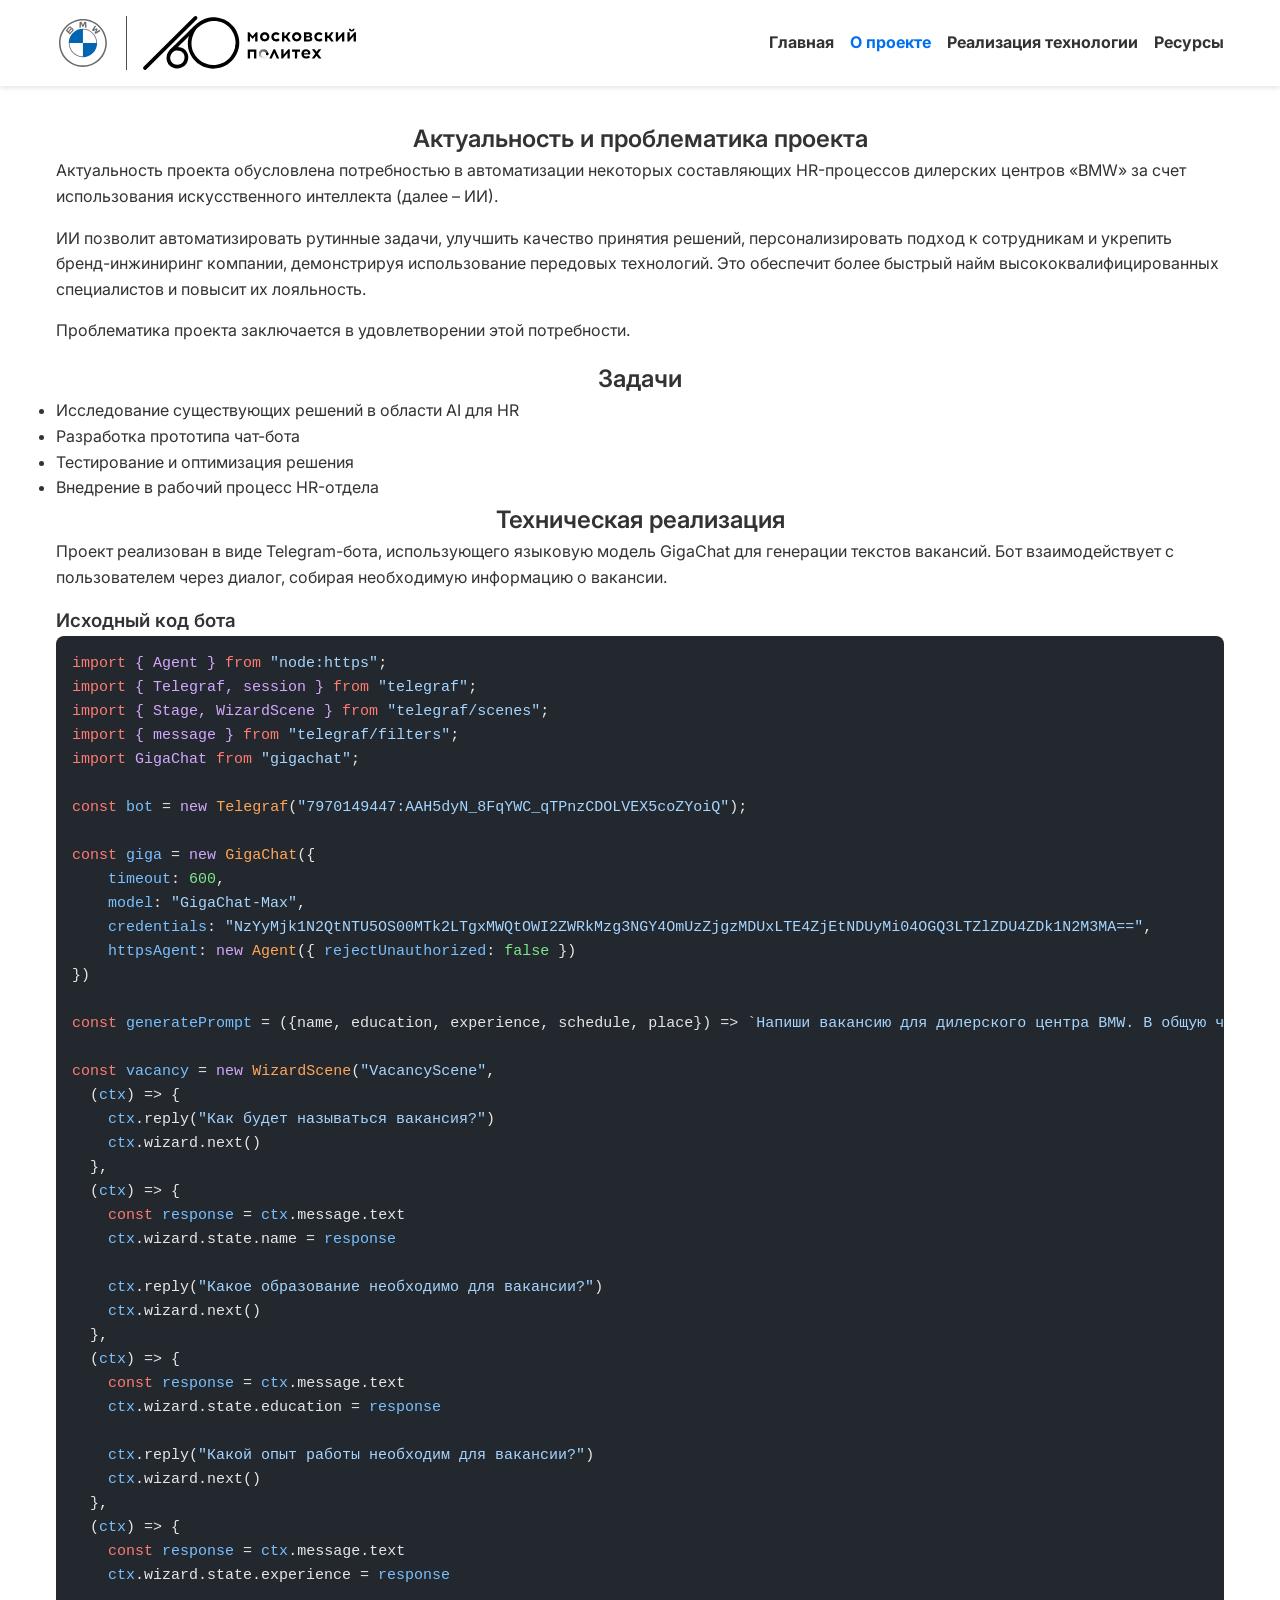
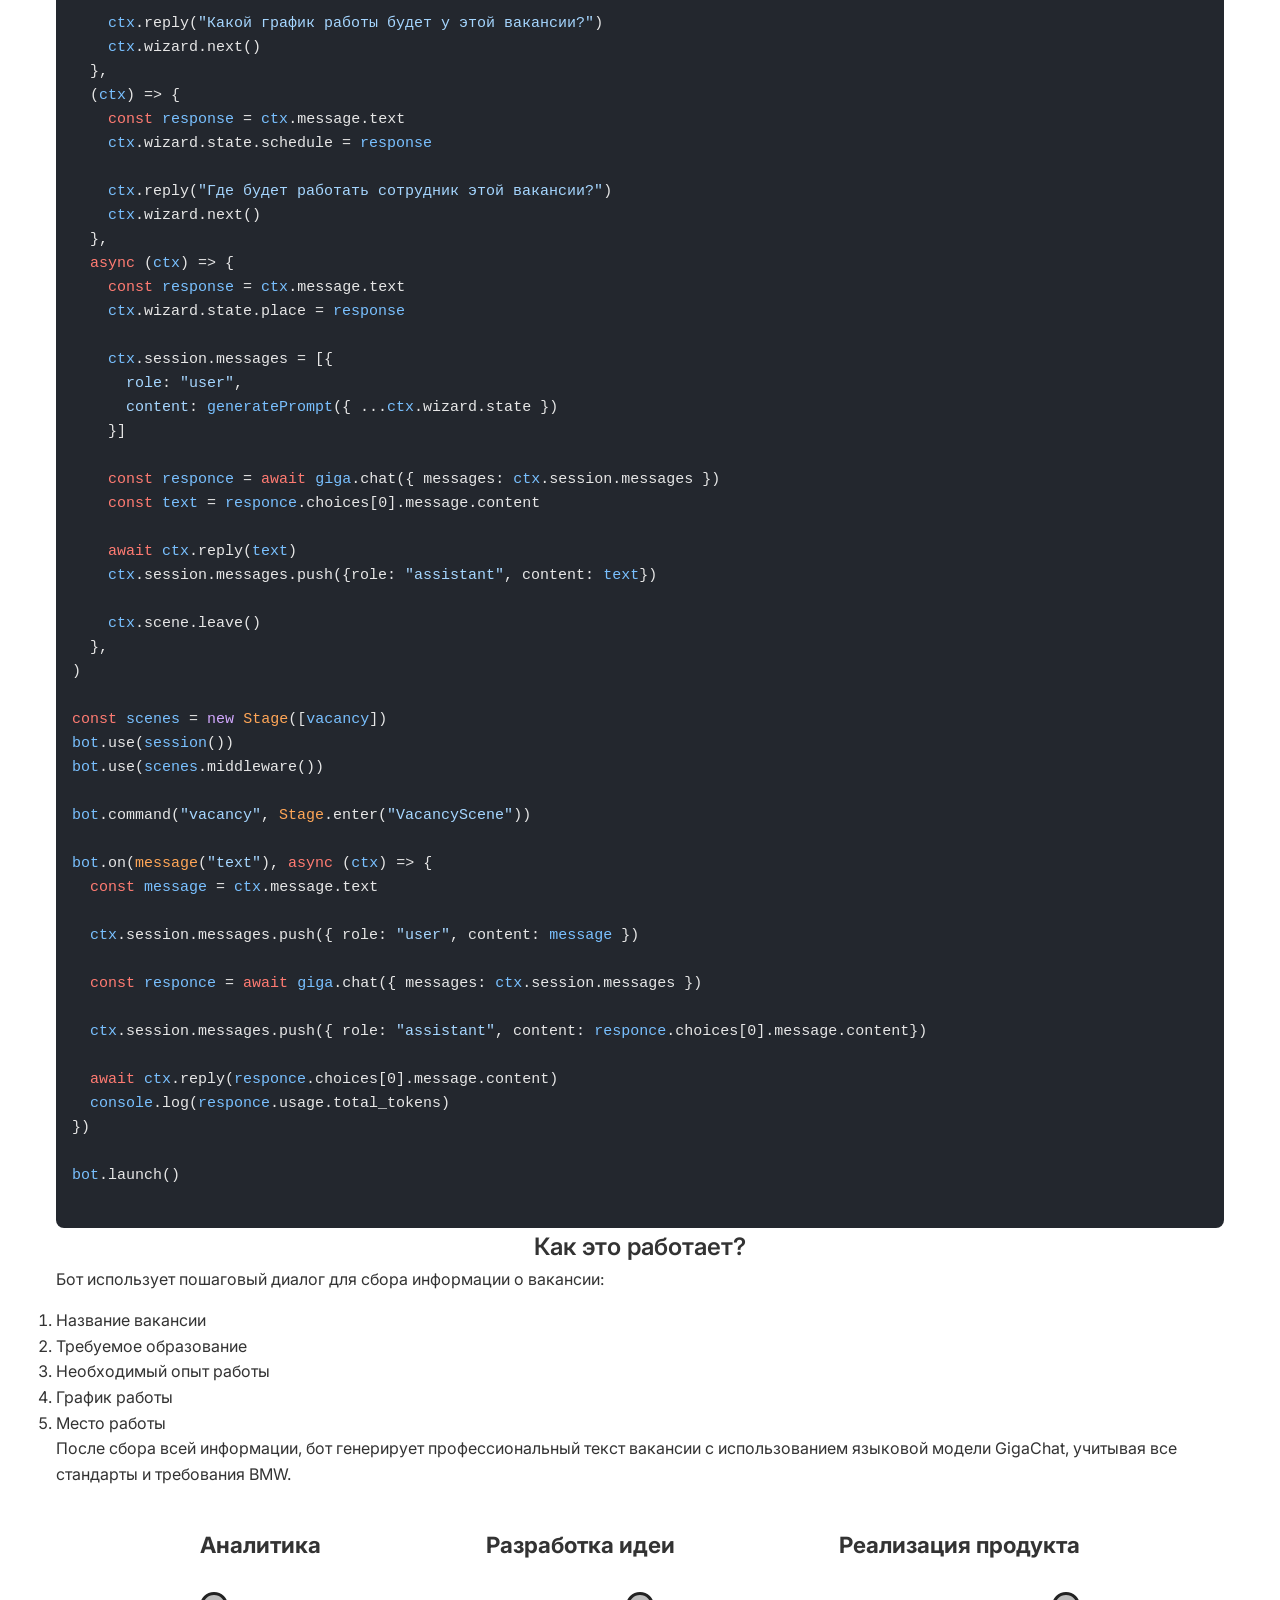
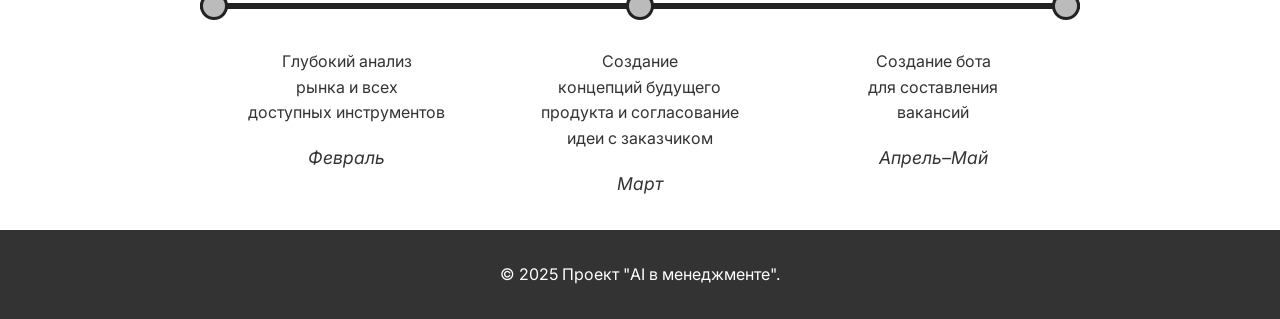
<file: site/about.html>
<!DOCTYPE html>
<html lang="ru">
<head>
    <meta charset="UTF-8">
    <meta name="viewport" content="width=device-width, initial-scale=1.0">
    <title>AI в менеджменте | О проекте</title>
    <link rel="stylesheet" href="styles.css">
</head>
<body>
    <header>
        <div class="width-container flex header_main">
            <div class="logo-container">
                <a class="flex" href="https://www.bmw.com" target="_blank">
                    <svg xmlns="http://www.w3.org/2000/svg" width="54" height="54" fill="none">
                        <path fill="#6a6d6d" fill-rule="evenodd" clip-rule="evenodd"
                            d="M3 26.94C3 13.72 13.72 3 26.94 3c13.223 0 23.942 10.72 23.942 23.94 0 13.223-10.72 23.942-23.941 23.942C13.719 50.882 3 40.162 3 26.94Zm23.94 22.385c12.364 0 22.385-10.022 22.385-22.384S39.303 4.557 26.94 4.557 4.557 14.579 4.557 26.941s10.02 22.384 22.384 22.384Z" />
                        <path fill="#6a6d6d" fill-rule="evenodd" clip-rule="evenodd"
                            d="M26.941 13.522v-.779c7.84 0 14.198 6.357 14.198 14.198h-.779c0-7.4-6.02-13.42-13.419-13.42ZM13.523 26.94c0 7.4 6.02 13.419 13.418 13.419v.778c-7.84 0-14.197-6.357-14.197-14.197h.779Z" />
                        <path fill="#6a6d6d"
                            d="M38.543 16.783c.325.35.794.912 1.057 1.254l4.848-3.077a32.175 32.175 0 0 0-.916-1.137l-3.07 2.03-.21.18.156-.228 1.356-2.706-.959-.958-2.707 1.355-.228.157.182-.21 2.031-3.069a29.59 29.59 0 0 0-1.139-.92l-3.077 4.843c.39.3.904.74 1.232 1.04l2.897-1.503.186-.136-.137.185-1.502 2.9ZM27.543 10.645l1.324-2.968.085-.263-.024.275.14 3.965c.464.043.944.108 1.417.187l-.216-5.873a29.402 29.402 0 0 0-1.979-.153l-1.305 3.239-.046.24-.047-.24-1.303-3.239a29.4 29.4 0 0 0-1.98.153l-.215 5.873a21.04 21.04 0 0 1 1.418-.187l.14-3.965-.025-.275.085.263 1.325 2.968h1.206Z" />
                        <path fill="#6a6d6d" fill-rule="evenodd" clip-rule="evenodd"
                            d="M16.83 15.325c.765-.807 1.199-1.739.433-2.628-.417-.483-1.116-.589-1.696-.35l-.058.022.018-.05c.086-.23.141-.962-.482-1.468a1.442 1.442 0 0 0-1.072-.298c-.719.073-1.272.564-2.778 2.244a36.357 36.357 0 0 0-1.513 1.824l4.137 3.924c1.083-1.2 1.66-1.803 2.388-2.566l.623-.654Zm-5.399-.96c.834-1.02 1.719-1.944 2.12-2.31.127-.115.265-.23.432-.276.272-.074.552.118.615.397.064.28-.112.546-.308.766-.44.497-2.056 2.187-2.056 2.187l-.803-.764Zm3.708-.659c-.514.532-2.088 2.196-2.088 2.196l.84.795 2.085-2.232c.16-.173.355-.4.407-.638a.49.49 0 0 0-.21-.518c-.178-.118-.377-.1-.558-.011-.141.069-.272.197-.476.408Z" />
                        <path fill="#0066B1"
                            d="M26.941 12.743v14.198H12.744c0-7.846 6.351-14.197 14.197-14.197ZM41.139 26.94c0 7.847-6.352 14.198-14.198 14.198V26.941H41.14Z" />
                    </svg>
                </a>
                <a class="flex" href="https://mospolytech.ru" target="_blank">
                    <svg xmlns="http://www.w3.org/2000/svg" version="1.2" viewBox="0 0 580 147" height="54">
                        <path
                            d="m5.2 146.8c-1.3 0-2.6-0.5-3.5-1.5-1.9-2-1.9-5.1 0-7.1l137.8-136.7c2-1.9 5.1-1.9 7.1 0 1.9 2 1.9 5.1 0 7.1l-137.9 136.8c-0.9 0.9-2.2 1.4-3.5 1.4z" />
                        <path
                            d="m190.2 143.3c-24.7 0-48.4-14.5-60.3-36.9-12.6-23.7-10.1-51.6 6.9-76.6 1.5-2.3 4.7-2.9 6.9-1.3 2.3 1.5 2.9 4.7 1.3 6.9-14.8 21.8-17.1 46-6.3 66.3 10.2 19.2 30.3 31.6 51.3 31.6 19.9-0.3 35.8-7.5 47.4-21.2 8.9-10.5 13.5-23.5 14.1-31.7 0.2-2.8 2.6-4.8 5.3-4.6 2.8 0.2 4.8 2.6 4.6 5.3-0.6 9.1-5.3 24.3-16.4 37.4-9.1 11.1-26.2 24.3-54.8 24.8z" />
                        <path d="m305.4 69.3v-14.7l-7 8-7-8v14.7h-6.3v-24.9h4.1l9.2 10.7 9.2-10.7h4.1v24.9z" />
                        <path
                            d="m344.2 56.8c0 7.1-5.7 12.8-12.8 12.8-7.1 0-12.8-5.7-12.8-12.8 0-7.1 5.7-12.8 12.8-12.8 7 0 12.8 5.7 12.8 12.8zm-19.2 0c0 4.1 3.1 6.6 6.4 6.6 3.3 0 6.4-2.5 6.4-6.6 0-4.1-3.1-6.7-6.4-6.7-3.4 0-6.4 2.6-6.4 6.7z" />
                        <path
                            d="m372 48.6l-3.8 4.1c-2-1.9-3.8-2.5-6-2.5-3.3 0-6.4 2.5-6.4 6.6 0 4.1 3.1 6.6 6.4 6.6 2.2 0 4-0.6 6-2.5l3.8 4.1c-2.3 2.8-5.9 4.6-9.8 4.6-7.1 0-12.8-5.7-12.8-12.8 0-7.1 5.7-12.8 12.8-12.8 3.9 0 7.5 1.8 9.8 4.6z" />
                        <path
                            d="m384.8 69.3h-6.3v-24.9h6.3v9.1h3.7l6.6-9.1h7l-8.7 12.2 9.1 12.8h-7.1l-7-9.7h-3.7v9.6z" />
                        <path
                            d="m431.3 56.8c0 7.1-5.7 12.8-12.8 12.8-7.1 0-12.8-5.7-12.8-12.8 0-7.1 5.7-12.8 12.8-12.8 7.1 0 12.8 5.7 12.8 12.8zm-19.2 0c0 4.1 3.1 6.6 6.4 6.6 3.3 0 6.4-2.5 6.4-6.6 0-4.1-3.1-6.7-6.4-6.7-3.3 0-6.4 2.6-6.4 6.7z" />
                        <path
                            d="m451.3 44.3c5.9 0 8.6 2.5 8.6 6.8 0 2.3-0.9 4.3-3.4 5.1 3 0.7 4.5 2.8 4.5 5.6 0 5.3-2.9 7.4-9.7 7.4h-13.1v-24.9zm-6.7 9.9h6.4c1.8-0.1 2.6-0.9 2.6-2.2 0-1.3-0.8-2.2-2.7-2.2h-6.3zm6.9 9.7c2.4 0 3.2-1.1 3.2-2.6 0-1.4-0.8-2.5-3.1-2.5h-7v5.1z" />
                        <path
                            d="m488.9 48.6l-3.8 4.1c-2-1.9-3.8-2.5-6-2.5-3.3 0-6.4 2.5-6.4 6.6 0 4.1 3.1 6.6 6.4 6.6 2.2 0 4-0.6 6-2.5l3.8 4.1c-2.3 2.8-5.9 4.6-9.8 4.6-7.1 0-12.8-5.7-12.8-12.8 0-7.1 5.7-12.8 12.8-12.8 3.9 0 7.4 1.8 9.8 4.6z" />
                        <path
                            d="m501.7 69.3h-6.3v-24.9h6.3v9.1h3.7l6.6-9.1h7l-8.7 12.2 9.1 12.8h-7.1l-7-9.7h-3.7v9.6z" />
                        <path d="m541.8 69.3v-14.7l-12.8 14.7h-4.1v-24.9h6.3v14.6l12.8-14.7h4.1v24.9h-6.3z" />
                        <path
                            d="m573.4 69.3v-14.7l-12.8 14.7h-4.1v-24.9h6.3v14.6l12.8-14.7h4.1v24.9h-6.3zm-13-34.7h4.4c0 1.8 1.5 3.2 3.4 3.2 1.9 0 3.5-1.4 3.5-3.2h4.3c0 4.4-3.5 7.6-7.8 7.6-4.4 0-7.8-3.2-7.8-7.6z" />
                        <path d="m302.3 115.7v-18.7h-10.9v18.8h-6.3v-24.9h23.5v24.9h-6.3z" />
                        <path fill-rule="evenodd" d="m335.8 103.5z" />
                        <path
                            d="m335.6 105.5c0.1 0 0.1 0 0.1-0.1 0-0.1 0-0.1-0.1-0.1-0.1 0-0.1 0-0.1 0.1-0.1 0.1 0 0.1 0.1 0.1z" />
                        <path
                            d="m334.8 107.4c0.1 0 0.2-0.1 0.2-0.2 0-0.1-0.1-0.2-0.2-0.2-0.1 0-0.2 0.1-0.2 0.2 0 0.1 0.1 0.2 0.2 0.2z" />
                        <path fill-rule="evenodd"
                            d="m333.7 109c-0.2 0-0.3-0.1-0.3-0.3 0-0.2 0.1-0.3 0.3-0.3 0.2 0 0.3 0.1 0.3 0.3 0 0.2-0.1 0.3-0.3 0.3z" />
                        <path d="m332.3 110.3q0.3 0 0.3-0.3 0-0.3-0.3-0.3-0.3 0-0.3 0.3c-0.1 0.1 0.1 0.3 0.3 0.3z" />
                        <path d="m330.6 111.1q0.3 0 0.3-0.3 0-0.3-0.3-0.3-0.3 0-0.3 0.3c-0.1 0.1 0.1 0.3 0.3 0.3z" />
                        <path d="m328.7 111.5q0.3 0 0.3-0.3 0-0.3-0.3-0.3-0.3 0-0.3 0.3c-0.1 0.1 0.1 0.3 0.3 0.3z" />
                        <path
                            d="m326.8 111.3c0.2 0 0.3-0.2 0.3-0.4 0-0.2-0.1-0.4-0.3-0.4-0.2 0-0.4 0.2-0.4 0.4 0 0.2 0.2 0.4 0.4 0.4z" />
                        <path
                            d="m325 110.8c0.2 0 0.4-0.2 0.4-0.4 0-0.2-0.2-0.4-0.4-0.4-0.2 0-0.4 0.2-0.4 0.4 0 0.2 0.1 0.4 0.4 0.4z" />
                        <path
                            d="m323.4 109.8c0.2 0 0.4-0.2 0.4-0.4 0-0.2-0.2-0.4-0.4-0.4-0.2 0-0.4 0.2-0.4 0.4 0 0.2 0.1 0.4 0.4 0.4z" />
                        <path
                            d="m322.1 108.5c0.3 0 0.5-0.2 0.5-0.5 0-0.3-0.2-0.5-0.5-0.5-0.3 0-0.5 0.2-0.5 0.5 0 0.3 0.2 0.5 0.5 0.5z" />
                        <path
                            d="m321.1 106.9c0.3 0 0.6-0.2 0.6-0.6 0-0.3-0.2-0.6-0.6-0.6-0.3 0-0.6 0.2-0.6 0.6 0.1 0.3 0.3 0.6 0.6 0.6z" />
                        <path
                            d="m320.7 105.1c0.3 0 0.6-0.3 0.6-0.6 0-0.3-0.3-0.6-0.6-0.6-0.3 0-0.6 0.3-0.6 0.6-0.1 0.3 0.2 0.6 0.6 0.6z" />
                        <path
                            d="m320.7 103.2c0.4 0 0.6-0.3 0.6-0.6 0-0.4-0.3-0.6-0.6-0.6-0.4 0-0.6 0.3-0.6 0.6 0 0.3 0.2 0.6 0.6 0.6z" />
                        <path fill-rule="evenodd"
                            d="m321.1 101.4c-0.4 0-0.7-0.3-0.7-0.7 0-0.4 0.3-0.7 0.7-0.7 0.4 0 0.7 0.3 0.7 0.7 0 0.4-0.3 0.7-0.7 0.7z" />
                        <path
                            d="m322.1 99.7c0.4 0 0.7-0.3 0.7-0.7 0-0.4-0.3-0.7-0.7-0.7-0.4 0-0.7 0.3-0.7 0.7-0.1 0.4 0.3 0.7 0.7 0.7z" />
                        <path
                            d="m323.4 98.4c0.4 0 0.8-0.3 0.8-0.8 0-0.5-0.3-0.8-0.8-0.8-0.4 0-0.8 0.3-0.8 0.8 0 0.5 0.3 0.8 0.8 0.8z" />
                        <path
                            d="m325 97.4c0.4 0 0.8-0.4 0.8-0.8 0-0.4-0.4-0.8-0.8-0.8-0.4 0-0.8 0.4-0.8 0.8 0 0.5 0.3 0.8 0.8 0.8z" />
                        <path
                            d="m326.8 96.9c0.5 0 0.8-0.4 0.8-0.8 0-0.5-0.4-0.8-0.8-0.8-0.5 0-0.8 0.4-0.8 0.8-0.1 0.4 0.3 0.8 0.8 0.8z" />
                        <path
                            d="m328.7 96.7c0.5 0 0.8-0.4 0.8-0.8 0-0.5-0.4-0.8-0.8-0.8-0.5 0-0.8 0.4-0.8 0.8-0.1 0.5 0.3 0.8 0.8 0.8z" />
                        <path
                            d="m330.6 97.1c0.5 0 0.9-0.4 0.9-0.9 0-0.5-0.4-0.8-0.9-0.8-0.5 0-0.9 0.4-0.9 0.9 0 0.4 0.4 0.8 0.9 0.8z" />
                        <path
                            d="m332.3 97.9c0.5 0 0.9-0.4 0.9-0.9 0-0.5-0.4-0.9-0.9-0.9-0.5 0-0.9 0.4-0.9 0.9 0 0.6 0.4 0.9 0.9 0.9z" />
                        <path
                            d="m333.7 99.2c0.5 0 0.9-0.4 0.9-0.9 0-0.5-0.4-0.9-0.9-0.9-0.5 0-0.9 0.4-0.9 0.9 0.1 0.5 0.4 0.9 0.9 0.9z" />
                        <path
                            d="m334.8 100.7c0.5 0 0.9-0.4 0.9-0.9 0-0.5-0.4-0.9-0.9-0.9-0.5 0-0.9 0.4-0.9 0.9 0 0.5 0.5 0.9 0.9 0.9z" />
                        <path fill-rule="evenodd"
                            d="m335.5 102.5c-0.5 0-0.9-0.4-0.9-0.9 0-0.5 0.4-0.9 0.9-0.9 0.5 0 0.9 0.4 0.9 0.9 0 0.5-0.4 0.9-0.9 0.9z" />
                        <path fill-rule="evenodd" d="m337.3 103.5z" />
                        <path d="m337.1 105.5q0.1 0 0 0c0.1-0.1 0-0.2 0-0.2 0 0-0.1 0.1 0 0.2q-0.2 0 0 0z" />
                        <path
                            d="m336.5 107.4c0.1 0 0.2-0.1 0.2-0.2 0-0.1-0.1-0.2-0.2-0.2-0.1 0-0.2 0.1-0.2 0.2 0.1 0.1 0.1 0.2 0.2 0.2z" />
                        <path fill-rule="evenodd"
                            d="m335.6 109.1c-0.1 0-0.2-0.1-0.2-0.2 0-0.1 0.1-0.2 0.2-0.2 0.1 0 0.2 0.1 0.2 0.2 0 0.1-0.1 0.2-0.2 0.2z" />
                        <path fill-rule="evenodd"
                            d="m334.3 110.6c-0.2 0-0.3-0.1-0.3-0.3 0-0.2 0.1-0.3 0.3-0.3 0.2 0 0.3 0.1 0.3 0.3 0 0.2-0.1 0.3-0.3 0.3z" />
                        <path d="m332.7 111.7q0.3 0 0.3-0.3 0-0.3-0.3-0.3-0.3 0-0.3 0.3 0.1 0.3 0.3 0.3z" />
                        <path d="m331 112.5q0.3 0 0.3-0.3 0-0.3-0.3-0.3-0.3 0-0.3 0.3 0 0.3 0.3 0.3z" />
                        <path d="m329.1 112.9q0.3 0 0.3-0.3 0-0.3-0.3-0.3-0.3 0-0.3 0.3 0 0.3 0.3 0.3z" />
                        <path
                            d="m327.2 112.9c0.2 0 0.3-0.2 0.3-0.4 0-0.2-0.1-0.4-0.3-0.4-0.2 0-0.4 0.2-0.4 0.4 0.1 0.3 0.2 0.4 0.4 0.4z" />
                        <path
                            d="m325.4 112.6c0.2 0 0.4-0.2 0.4-0.4 0-0.2-0.2-0.4-0.4-0.4-0.2 0-0.4 0.2-0.4 0.4 0 0.2 0.2 0.4 0.4 0.4z" />
                        <path
                            d="m323.6 111.8c0.2 0 0.4-0.2 0.4-0.4 0-0.2-0.2-0.4-0.4-0.4-0.2 0-0.4 0.2-0.4 0.4 0 0.2 0.2 0.4 0.4 0.4z" />
                        <path fill-rule="evenodd"
                            d="m322.1 110.8c-0.3 0-0.5-0.2-0.5-0.5 0-0.3 0.2-0.5 0.5-0.5 0.3 0 0.5 0.2 0.5 0.5 0 0.3-0.2 0.5-0.5 0.5z" />
                        <path
                            d="m320.8 109.4c0.3 0 0.5-0.2 0.5-0.5 0-0.3-0.2-0.5-0.5-0.5-0.3 0-0.5 0.2-0.5 0.5 0 0.3 0.3 0.5 0.5 0.5z" />
                        <path
                            d="m319.9 107.8c0.3 0 0.6-0.3 0.6-0.6 0-0.3-0.3-0.6-0.6-0.6-0.3 0-0.6 0.3-0.6 0.6 0 0.3 0.2 0.6 0.6 0.6z" />
                        <path
                            d="m319.3 106c0.3 0 0.6-0.3 0.6-0.6 0-0.3-0.3-0.6-0.6-0.6-0.3 0-0.6 0.3-0.6 0.6 0 0.3 0.2 0.6 0.6 0.6z" />
                        <path
                            d="m319.1 104.1c0.3 0 0.6-0.3 0.6-0.6 0-0.3-0.3-0.6-0.6-0.6-0.3 0-0.6 0.3-0.6 0.6 0 0.3 0.2 0.6 0.6 0.6z" />
                        <path
                            d="m319.3 102.2c0.3 0 0.6-0.3 0.6-0.6 0-0.3-0.3-0.6-0.6-0.6-0.3 0-0.6 0.3-0.6 0.6-0.1 0.4 0.2 0.6 0.6 0.6z" />
                        <path
                            d="m319.9 100.5c0.4 0 0.7-0.3 0.7-0.7 0-0.4-0.3-0.7-0.7-0.7-0.4 0-0.7 0.3-0.7 0.7 0 0.4 0.3 0.7 0.7 0.7z" />
                        <path
                            d="m320.8 98.9c0.4 0 0.7-0.3 0.7-0.7 0-0.4-0.3-0.7-0.7-0.7-0.4 0-0.7 0.3-0.7 0.7 0 0.3 0.3 0.7 0.7 0.7z" />
                        <path
                            d="m322.1 97.5c0.4 0 0.8-0.3 0.8-0.8 0-0.4-0.3-0.8-0.8-0.8-0.4 0-0.8 0.3-0.8 0.8 0 0.4 0.4 0.8 0.8 0.8z" />
                        <path
                            d="m323.6 96.4c0.4 0 0.8-0.3 0.8-0.8 0-0.4-0.3-0.8-0.8-0.8-0.4 0-0.8 0.3-0.8 0.8 0 0.4 0.4 0.8 0.8 0.8z" />
                        <path
                            d="m325.4 95.6c0.5 0 0.8-0.4 0.8-0.8 0-0.5-0.4-0.8-0.8-0.8-0.5 0-0.8 0.4-0.8 0.8 0 0.5 0.3 0.8 0.8 0.8z" />
                        <path
                            d="m327.2 95.3c0.5 0 0.8-0.4 0.8-0.8 0-0.5-0.4-0.8-0.8-0.8-0.5 0-0.8 0.4-0.8 0.8 0 0.4 0.4 0.8 0.8 0.8z" />
                        <path
                            d="m329.1 95.3c0.5 0 0.8-0.4 0.8-0.8 0-0.5-0.4-0.8-0.8-0.8-0.5 0-0.8 0.4-0.8 0.8 0 0.4 0.4 0.8 0.8 0.8z" />
                        <path
                            d="m331 95.7c0.5 0 0.9-0.4 0.9-0.9 0-0.5-0.4-0.9-0.9-0.9-0.5 0-0.9 0.4-0.9 0.9 0.1 0.5 0.5 0.9 0.9 0.9z" />
                        <path
                            d="m332.7 96.4c0.5 0 0.9-0.4 0.9-0.9 0-0.5-0.4-0.9-0.9-0.9-0.5 0-0.9 0.4-0.9 0.9 0.1 0.5 0.5 0.9 0.9 0.9z" />
                        <path
                            d="m334.3 97.6c0.5 0 0.9-0.4 0.9-0.9 0-0.5-0.4-0.9-0.9-0.9-0.5 0-0.9 0.4-0.9 0.9 0 0.5 0.4 0.9 0.9 0.9z" />
                        <path
                            d="m335.6 99c0.5 0 0.9-0.4 0.9-0.9 0-0.5-0.4-0.9-0.9-0.9-0.5 0-0.9 0.4-0.9 0.9 0 0.5 0.4 0.9 0.9 0.9z" />
                        <path
                            d="m336.5 100.7c0.5 0 0.9-0.4 0.9-0.9 0-0.5-0.4-0.9-0.9-0.9-0.5 0-0.9 0.4-0.9 0.9 0 0.5 0.4 0.9 0.9 0.9z" />
                        <path
                            d="m337.1 102.5c0.5 0 0.9-0.4 0.9-0.9 0-0.5-0.4-0.9-0.9-0.9-0.5 0-0.9 0.4-0.9 0.9 0 0.5 0.4 0.9 0.9 0.9z" />
                        <path d="m338.8 103.5c0 0 0.1 0 0 0 0.1 0 0-0.1 0 0 0-0.1 0 0 0 0z" />
                        <path d="m338.6 105.5q0.1 0 0 0c0.1-0.1 0-0.2 0-0.2 0 0 0 0.1 0 0.2z" />
                        <path
                            d="m338.2 107.4c0.1 0 0.1-0.1 0.1-0.1 0-0.1-0.1-0.1-0.1-0.1l-0.1 0.1c-0.1 0 0 0.1 0.1 0.1z" />
                        <path
                            d="m337.3 109.2c0.1 0 0.2-0.1 0.2-0.2 0-0.1-0.1-0.2-0.2-0.2-0.1 0-0.2 0.1-0.2 0.2 0 0.1 0.1 0.2 0.2 0.2z" />
                        <path
                            d="m336.2 110.8c0.1 0 0.2-0.1 0.2-0.2 0-0.1-0.1-0.2-0.2-0.2-0.1 0-0.2 0.1-0.2 0.2 0 0 0.1 0.2 0.2 0.2z" />
                        <path d="m334.8 112.1q0.3 0 0.3-0.3 0-0.3-0.3-0.3-0.3 0-0.3 0.3 0 0.3 0.3 0.3z" />
                        <path d="m333.2 113.2q0.3 0 0.3-0.3 0-0.3-0.3-0.3-0.3 0-0.3 0.3 0 0.3 0.3 0.3z" />
                        <path d="m331.5 114q0.3 0 0.3-0.3 0-0.3-0.3-0.3-0.3 0-0.3 0.3c-0.1 0.1 0.1 0.3 0.3 0.3z" />
                        <path d="m329.6 114.4q0.3 0 0.3-0.3 0-0.3-0.3-0.3-0.3 0-0.3 0.3 0 0.3 0.3 0.3z" />
                        <path
                            d="m327.7 114.5c0.2 0 0.4-0.2 0.4-0.4 0-0.2-0.1-0.4-0.4-0.4-0.2 0-0.4 0.2-0.4 0.4 0.1 0.2 0.2 0.4 0.4 0.4z" />
                        <path
                            d="m325.8 114.3c0.2 0 0.4-0.2 0.4-0.4 0-0.2-0.2-0.4-0.4-0.4-0.2 0-0.4 0.2-0.4 0.4 0 0.2 0.2 0.4 0.4 0.4z" />
                        <path
                            d="m324 113.7c0.2 0 0.4-0.2 0.4-0.4 0-0.2-0.2-0.4-0.4-0.4-0.2 0-0.4 0.2-0.4 0.4 0 0.2 0.2 0.4 0.4 0.4z" />
                        <path
                            d="m322.4 112.8c0.2 0 0.4-0.2 0.4-0.4 0-0.2-0.2-0.4-0.4-0.4-0.2 0-0.4 0.2-0.4 0.4-0.1 0.2 0.1 0.4 0.4 0.4z" />
                        <path
                            d="m320.8 111.7c0.3 0 0.5-0.2 0.5-0.5 0-0.3-0.2-0.5-0.5-0.5-0.3 0-0.5 0.2-0.5 0.5 0.1 0.3 0.3 0.5 0.5 0.5z" />
                        <path
                            d="m319.6 110.3c0.3 0 0.5-0.2 0.5-0.5 0-0.3-0.2-0.5-0.5-0.5-0.3 0-0.5 0.2-0.5 0.5 0 0.3 0.2 0.5 0.5 0.5z" />
                        <path
                            d="m318.6 108.7c0.3 0 0.6-0.2 0.6-0.6 0-0.3-0.2-0.6-0.6-0.6-0.3 0-0.6 0.2-0.6 0.6 0.1 0.3 0.3 0.6 0.6 0.6z" />
                        <path
                            d="m318 107c0.3 0 0.6-0.3 0.6-0.6 0-0.3-0.3-0.6-0.6-0.6-0.3 0-0.6 0.3-0.6 0.6 0 0.3 0.2 0.6 0.6 0.6z" />
                        <path
                            d="m317.6 105.1c0.3 0 0.6-0.3 0.6-0.6 0-0.3-0.3-0.6-0.6-0.6-0.3 0-0.6 0.3-0.6 0.6 0 0.3 0.3 0.6 0.6 0.6z" />
                        <path
                            d="m317.6 103.2c0.4 0 0.6-0.3 0.6-0.6 0-0.4-0.3-0.6-0.6-0.6-0.4 0-0.6 0.3-0.6 0.6 0 0.3 0.3 0.6 0.6 0.6z" />
                        <path fill-rule="evenodd"
                            d="m318 101.4c-0.4 0-0.7-0.3-0.7-0.7 0-0.4 0.3-0.7 0.7-0.7 0.4 0 0.7 0.3 0.7 0.7 0 0.4-0.3 0.7-0.7 0.7z" />
                        <path
                            d="m318.6 99.6c0.4 0 0.7-0.3 0.7-0.7 0-0.4-0.3-0.7-0.7-0.7-0.4 0-0.7 0.3-0.7 0.7 0 0.4 0.4 0.7 0.7 0.7z" />
                        <path fill-rule="evenodd"
                            d="m319.6 97.9c-0.4 0-0.7-0.3-0.7-0.7 0-0.4 0.3-0.7 0.7-0.7 0.4 0 0.7 0.3 0.7 0.7 0 0.4-0.3 0.7-0.7 0.7z" />
                        <path
                            d="m320.8 96.5c0.4 0 0.7-0.3 0.7-0.7 0-0.4-0.3-0.7-0.7-0.7-0.4 0-0.7 0.3-0.7 0.7 0 0.4 0.4 0.7 0.7 0.7z" />
                        <path
                            d="m322.4 95.4c0.4 0 0.8-0.3 0.8-0.8 0-0.4-0.3-0.8-0.8-0.8-0.4 0-0.8 0.3-0.8 0.8 0 0.5 0.3 0.8 0.8 0.8z" />
                        <path
                            d="m324 94.5c0.4 0 0.8-0.4 0.8-0.8 0-0.4-0.4-0.8-0.8-0.8-0.4 0-0.8 0.4-0.8 0.8 0 0.4 0.4 0.8 0.8 0.8z" />
                        <path
                            d="m325.8 93.9c0.5 0 0.8-0.4 0.8-0.8 0-0.5-0.4-0.8-0.8-0.8-0.5 0-0.8 0.4-0.8 0.8 0 0.5 0.4 0.8 0.8 0.8z" />
                        <path
                            d="m327.7 93.7c0.5 0 0.8-0.4 0.8-0.8 0-0.5-0.4-0.8-0.8-0.8-0.5 0-0.8 0.4-0.8 0.8 0 0.4 0.4 0.8 0.8 0.8z" />
                        <path
                            d="m329.6 93.8c0.5 0 0.8-0.4 0.8-0.9 0-0.5-0.4-0.9-0.8-0.9-0.5 0-0.8 0.4-0.8 0.9 0 0.5 0.3 0.9 0.8 0.9z" />
                        <path
                            d="m331.5 94.2c0.5 0 0.9-0.4 0.9-0.9 0-0.5-0.4-0.9-0.9-0.9-0.5 0-0.9 0.4-0.9 0.9 0 0.5 0.4 0.9 0.9 0.9z" />
                        <path
                            d="m333.2 95c0.5 0 0.9-0.4 0.9-0.9 0-0.5-0.4-0.9-0.9-0.9-0.5 0-0.9 0.4-0.9 0.9 0.1 0.5 0.5 0.9 0.9 0.9z" />
                        <path
                            d="m334.8 96c0.5 0 0.9-0.4 0.9-0.9 0-0.5-0.4-0.9-0.9-0.9-0.5 0-0.9 0.4-0.9 0.9 0.1 0.5 0.5 0.9 0.9 0.9z" />
                        <path
                            d="m336.2 97.4c0.5 0 0.9-0.4 0.9-0.9 0-0.5-0.4-0.9-0.9-0.9-0.5 0-0.9 0.4-0.9 0.9 0 0.5 0.4 0.9 0.9 0.9z" />
                        <path
                            d="m337.3 98.9c0.5 0 0.9-0.4 0.9-0.9 0-0.5-0.4-0.9-0.9-0.9-0.5 0-0.9 0.4-0.9 0.9 0 0.5 0.4 0.9 0.9 0.9z" />
                        <path
                            d="m338.2 100.7c0.5 0 0.9-0.4 0.9-0.9 0-0.5-0.4-0.9-0.9-0.9-0.5 0-0.9 0.4-0.9 0.9-0.1 0.4 0.3 0.9 0.9 0.9z" />
                        <path fill-rule="evenodd"
                            d="m338.6 102.5c-0.5 0-0.9-0.4-0.9-0.9 0-0.5 0.4-0.9 0.9-0.9 0.5 0 0.9 0.4 0.9 0.9 0 0.5-0.4 0.9-0.9 0.9z" />
                        <path fill-rule="evenodd" d="m340.2 105.4z" />
                        <path
                            d="m339.8 107.4c0.1 0 0.1-0.1 0.1-0.1 0-0.1-0.1-0.1-0.1-0.1l-0.1 0.1c-0.1 0.1 0 0.1 0.1 0.1z" />
                        <path d="m339 109.2c0.1 0 0.1-0.1 0.1-0.1l-0.1-0.1-0.1 0.1c0 0 0 0.1 0.1 0.1z" />
                        <path
                            d="m338 110.9c0.1 0 0.2-0.1 0.2-0.2 0-0.1-0.1-0.2-0.2-0.2-0.1 0-0.2 0.1-0.2 0.2 0 0.1 0.1 0.2 0.2 0.2z" />
                        <path
                            d="m336.8 112.4c0.1 0 0.3-0.1 0.3-0.3 0-0.1-0.1-0.3-0.3-0.3q-0.3 0-0.3 0.3 0 0.3 0.3 0.3z" />
                        <path d="m335.3 113.6q0.3 0 0.3-0.3 0-0.3-0.3-0.3-0.3 0-0.3 0.3c0 0.2 0.2 0.3 0.3 0.3z" />
                        <path d="m333.7 114.7q0.3 0 0.3-0.3 0-0.3-0.3-0.3-0.3 0-0.3 0.3c0 0.1 0.1 0.3 0.3 0.3z" />
                        <path d="m332 115.4q0.3 0 0.3-0.3 0-0.3-0.3-0.3-0.3 0-0.3 0.3c-0.1 0.2 0.1 0.3 0.3 0.3z" />
                        <path d="m330.1 115.9q0.3 0 0.3-0.3 0-0.3-0.3-0.3-0.3 0-0.3 0.3 0 0.3 0.3 0.3z" />
                        <path d="m328.2 116q0.3 0 0.3-0.3 0-0.3-0.3-0.3-0.3 0-0.3 0.3c-0.1 0.2 0.1 0.3 0.3 0.3z" />
                        <path
                            d="m326.3 115.9c0.2 0 0.3-0.2 0.3-0.4 0-0.2-0.1-0.4-0.3-0.4-0.2 0-0.4 0.2-0.4 0.4 0 0.2 0.2 0.4 0.4 0.4z" />
                        <path
                            d="m324.5 115.5c0.2 0 0.4-0.2 0.4-0.4 0-0.2-0.2-0.4-0.4-0.4-0.2 0-0.4 0.2-0.4 0.4 0 0.2 0.1 0.4 0.4 0.4z" />
                        <path
                            d="m322.7 114.8c0.2 0 0.4-0.2 0.4-0.4 0-0.2-0.2-0.4-0.4-0.4-0.2 0-0.4 0.2-0.4 0.4 0 0.2 0.2 0.4 0.4 0.4z" />
                        <path
                            d="m321.1 113.8c0.2 0 0.4-0.2 0.4-0.4 0-0.2-0.2-0.4-0.4-0.4-0.2 0-0.4 0.2-0.4 0.4-0.1 0.2 0.1 0.4 0.4 0.4z" />
                        <path
                            d="m319.6 112.6c0.3 0 0.5-0.2 0.5-0.5 0-0.3-0.2-0.5-0.5-0.5-0.3 0-0.5 0.2-0.5 0.5 0 0.3 0.2 0.5 0.5 0.5z" />
                        <path
                            d="m318.4 111.2c0.3 0 0.6-0.2 0.6-0.6 0-0.3-0.2-0.6-0.6-0.6-0.3 0-0.6 0.2-0.6 0.6 0 0.4 0.3 0.6 0.6 0.6z" />
                        <path
                            d="m317.4 109.6c0.3 0 0.6-0.2 0.6-0.6 0-0.3-0.2-0.6-0.6-0.6-0.3 0-0.6 0.2-0.6 0.6 0 0.4 0.3 0.6 0.6 0.6z" />
                        <path
                            d="m316.6 107.9c0.3 0 0.6-0.3 0.6-0.6 0-0.3-0.3-0.6-0.6-0.6-0.3 0-0.6 0.2-0.6 0.6 0 0.3 0.3 0.6 0.6 0.6z" />
                        <path
                            d="m316.2 106c0.3 0 0.6-0.3 0.6-0.6 0-0.3-0.3-0.6-0.6-0.6-0.3 0-0.6 0.3-0.6 0.6 0 0.3 0.3 0.6 0.6 0.6z" />
                        <path
                            d="m316.1 104.1c0.3 0 0.6-0.3 0.6-0.6 0-0.3-0.3-0.6-0.6-0.6-0.3 0-0.6 0.3-0.6 0.6-0.1 0.3 0.2 0.6 0.6 0.6z" />
                        <path
                            d="m316.2 102.2c0.4 0 0.6-0.3 0.6-0.6 0-0.3-0.3-0.6-0.6-0.6-0.4 0-0.6 0.3-0.6 0.6 0 0.3 0.3 0.6 0.6 0.6z" />
                        <path fill-rule="evenodd"
                            d="m316.6 100.4c-0.4 0-0.7-0.3-0.7-0.7 0-0.4 0.3-0.7 0.7-0.7 0.4 0 0.7 0.3 0.7 0.7 0 0.4-0.3 0.7-0.7 0.7z" />
                        <path
                            d="m317.4 98.7c0.4 0 0.7-0.3 0.7-0.7 0-0.4-0.3-0.7-0.7-0.7-0.4 0-0.7 0.3-0.7 0.7 0 0.3 0.3 0.7 0.7 0.7z" />
                        <path
                            d="m318.4 97c0.4 0 0.7-0.3 0.7-0.7 0-0.4-0.3-0.7-0.7-0.7-0.4 0-0.7 0.3-0.7 0.7 0 0.4 0.3 0.7 0.7 0.7z" />
                        <path
                            d="m319.6 95.6c0.4 0 0.7-0.3 0.7-0.7 0-0.4-0.3-0.7-0.7-0.7-0.4 0-0.7 0.3-0.7 0.7 0 0.4 0.3 0.7 0.7 0.7z" />
                        <path
                            d="m321.1 94.4c0.4 0 0.8-0.3 0.8-0.8 0-0.4-0.3-0.8-0.8-0.8-0.5 0-0.8 0.3-0.8 0.8 0 0.5 0.3 0.8 0.8 0.8z" />
                        <path
                            d="m322.7 93.5c0.4 0 0.8-0.4 0.8-0.8 0-0.4-0.4-0.8-0.8-0.8-0.4 0-0.8 0.4-0.8 0.8 0 0.4 0.4 0.8 0.8 0.8z" />
                        <path
                            d="m324.5 92.7c0.4 0 0.8-0.4 0.8-0.8 0-0.4-0.4-0.8-0.8-0.8-0.4 0-0.8 0.4-0.8 0.8-0.1 0.5 0.3 0.8 0.8 0.8z" />
                        <path
                            d="m326.3 92.3c0.5 0 0.8-0.4 0.8-0.8 0-0.5-0.4-0.9-0.8-0.9-0.5 0-0.8 0.4-0.8 0.8 0 0.4 0.3 0.9 0.8 0.9z" />
                        <path
                            d="m328.2 92.2c0.5 0 0.8-0.4 0.8-0.8 0-0.5-0.4-0.8-0.8-0.8-0.5 0-0.8 0.4-0.8 0.8-0.1 0.4 0.3 0.8 0.8 0.8z" />
                        <path
                            d="m330.1 92.3c0.5 0 0.8-0.4 0.8-0.8 0-0.5-0.4-0.8-0.8-0.8-0.5 0-0.8 0.4-0.8 0.8 0 0.4 0.3 0.8 0.8 0.8z" />
                        <path
                            d="m332 92.8c0.5 0 0.8-0.4 0.8-0.9 0-0.5-0.4-0.9-0.8-0.9-0.5 0-0.8 0.4-0.8 0.9-0.1 0.5 0.3 0.9 0.8 0.9z" />
                        <path
                            d="m333.7 93.5c0.5 0 0.9-0.4 0.9-0.9 0-0.5-0.4-0.9-0.9-0.9-0.5 0-0.9 0.4-0.9 0.9 0 0.5 0.4 0.9 0.9 0.9z" />
                        <path
                            d="m335.3 94.5c0.5 0 0.9-0.4 0.9-0.9 0-0.5-0.4-0.9-0.9-0.9-0.5 0-0.9 0.4-0.9 0.9 0.1 0.5 0.4 0.9 0.9 0.9z" />
                        <path
                            d="m336.8 95.7c0.5 0 0.9-0.4 0.9-0.9 0-0.5-0.4-0.9-0.9-0.9-0.5 0-0.9 0.4-0.9 0.9 0 0.6 0.4 0.9 0.9 0.9z" />
                        <path
                            d="m338 97.2c0.5 0 0.9-0.4 0.9-0.9 0-0.5-0.4-0.9-0.9-0.9-0.5 0-0.9 0.4-0.9 0.9 0 0.5 0.4 0.9 0.9 0.9z" />
                        <path
                            d="m339 98.9c0.5 0 0.9-0.4 0.9-0.9 0-0.5-0.4-0.9-0.9-0.9-0.5 0-0.9 0.4-0.9 0.9 0 0.5 0.4 0.9 0.9 0.9z" />
                        <path
                            d="m339.7 100.7c0.5 0 0.9-0.4 0.9-0.9 0-0.5-0.4-0.9-0.9-0.9-0.5 0-0.9 0.4-0.9 0.9 0 0.5 0.4 0.9 0.9 0.9z" />
                        <path d="m340.2 102.5c0.5 0 1-0.4 1-1 0-0.5-0.4-1-1-1-0.5 0-1 0.4-1 1 0 0.6 0.5 1 1 1z" />
                        <path
                            d="m341.3 103.5c0 1.8-1.5 3.3-3.2 3.3-1.8 0-3.2-1.5-3.2-3.3 0-1.8 1.5-3.3 3.2-3.3 1.7 0.1 3.2 1.5 3.2 3.3z" />
                        <path
                            d="m341.3 103.5c0 1.8-1.5 3.3-3.2 3.3-1.8 0-3.2-1.5-3.2-3.3 0-1.8 1.5-3.3 3.2-3.3 1.7 0.1 3.2 1.5 3.2 3.3z" />
                        <path
                            d="m341.3 103.5c0 1.8-1.5 3.3-3.2 3.3-1.8 0-3.2-1.5-3.2-3.3 0-1.8 1.5-3.3 3.2-3.3 1.7 0.1 3.2 1.5 3.2 3.3z" />
                        <path d="m350.6 115.7h-6.7l11.5-24.9h4.1l11.5 24.9h-6.7l-6.9-15.6z" />
                        <path d="m393.3 115.7v-14.7l-12.8 14.7h-4.1v-24.9h6.3v14.7l12.8-14.7h4.1v24.9z" />
                        <path d="m419.8 115.7h-6.3v-18.7h-7.8v-6.1h21.8v6.1h-7.8v18.7z" />
                        <path
                            d="m454.8 97.2c1 2.3 1.1 5.7 0.4 7.8h-17.4c0 3.4 2.8 5.2 6.2 5.2 2.6 0 5.3-0.6 7.5-1.7l3.3 3.6c-2.7 2-6.4 3.9-10.9 3.9-7.6 0-12.7-5.5-12.7-12.8 0-7.1 4.8-12.8 12.6-12.8 5.4 0.1 9.1 2.6 11 6.8zm-16.7 3.9h11.4c0-0.6-0.2-1.4-0.6-2-0.8-1.6-2.6-2.8-5-2.8-3.4 0-5.7 2.4-5.8 4.8z" />
                        <path
                            d="m466.6 115.7h-7.3l9.7-13-9.2-12h7.3l5.5 6.9 5.4-6.9h7.3l-9.2 12.2 9.8 12.7h-7.3l-6.1-7.7z" />
                        <path
                            d="m93.4 142.9c-10 0-18.8-4.4-24.5-12.3-1.6-2.2-1.1-5.4 1.1-7 2.2-1.6 5.4-1.1 7 1.1 3.8 5.3 9.8 8.2 16.7 8.1 6.5-0.1 12.6-3 15.5-7.4 3.8-5.6 4.9-12.3 3.1-18.3-1.6-5.4-5.4-9.5-10.6-11.6-5.7-2.1-14.6-2.2-19.9 2-2.2 1.7-5.3 1.3-7-0.9-1.7-2.2-1.3-5.3 0.9-7 8.6-6.8 21.4-6.5 29.7-3.4h0.1c8 3.2 14 9.7 16.5 18 2.7 8.9 1.1 18.7-4.4 26.8-4.8 7.1-13.8 11.6-23.6 11.8-0.2 0.1-0.4 0.1-0.6 0.1z" />
                        <path
                            d="m247.9 30.8c-11.2-15-27.5-24.3-47.3-27h-0.3c-14.6-1-36.9 0.3-60.9 23.2l-0.1 0.1c-4.5 4.5-64.8 63.8-65.5 64.4-4.7 4.7-8 10.8-9.2 17.1-1.4 7.4 0 14.9 4.1 21.7 0.9 1.5 2.6 2.4 4.3 2.4 0.9 0 1.8-0.2 2.6-0.7 2.4-1.4 3.1-4.5 1.7-6.9-2.9-4.7-3.8-9.6-2.9-14.6 0.8-4.4 3.1-8.6 6.5-11.9 0.6-0.6 60.6-59.6 65.4-64.4 21.1-20 40.4-21.3 53.2-20.4 17 2.3 30.9 10.3 40.4 23 11.3 15.2 13.4 32.8 11.8 43.2-0.4 2.7 1.4 5.3 4.2 5.7 2.7 0.4 5.3-1.4 5.7-4.2 2.5-16.1-2.8-36.1-13.7-50.7z" />
                    </svg>
                </a>
            </div>
            <nav>
                <ul>
                    <li><a href="index.html">Главная</a></li>
                    <li><a href="about.html" class="active">О проекте</a></li>
                    <li><a href="implementation.html">Реализация технологии</a></li>
                    <li><a href="resources.html">Ресурсы</a></li>
                </ul>
            </nav>
        </div>
    </header>
    <main>
        <section class="about-section">
            <div class="width-container">
                <h2 class="align">Актуальность и проблематика проекта</h2>
                <p>Актуальность проекта обусловлена потребностью в автоматизации некоторых составляющих HR-процессов дилерских центров «BMW» за счет использования искусственного интеллекта (далее – ИИ).</p>
                <p>ИИ позволит автоматизировать рутинные задачи, улучшить качество принятия решений, персонализировать подход к сотрудникам и укрепить бренд-инжиниринг компании, демонстрируя использование передовых технологий. Это обеспечит более быстрый найм высококвалифицированных специалистов и повысит их лояльность.</p>
                <p>Проблематика проекта заключается в удовлетворении этой потребности.</p>
                

                <h2 class="align">Задачи</h2>
                <ul>
                    <li>Исследование существующих решений в области AI для HR</li>
                    <li>Разработка прототипа чат-бота</li>
                    <li>Тестирование и оптимизация решения</li>
                    <li>Внедрение в рабочий процесс HR-отдела</li>
                </ul>

                <h2 class="align">Техническая реализация</h2>
                <p>Проект реализован в виде Telegram-бота, использующего языковую модель GigaChat для генерации текстов вакансий. Бот взаимодействует с пользователем через диалог, собирая необходимую информацию о вакансии.</p>

                <div class="code-section">
                    <h3>Исходный код бота</h3>
                    <pre style="background:#23272e; color:#e6e6e6; padding:16px; border-radius:8px; overflow-x:auto; font-size:15px;">
<span style="color:#ff7b72;">import</span> <span style="color:#d2a8ff;">&#123; Agent &#125;</span> <span style="color:#ff7b72;">from</span> <span style="color:#a5d6ff;">"node:https"</span>;
<span style="color:#ff7b72;">import</span> <span style="color:#d2a8ff;">&#123; Telegraf, session &#125;</span> <span style="color:#ff7b72;">from</span> <span style="color:#a5d6ff;">"telegraf"</span>;
<span style="color:#ff7b72;">import</span> <span style="color:#d2a8ff;">&#123; Stage, WizardScene &#125;</span> <span style="color:#ff7b72;">from</span> <span style="color:#a5d6ff;">"telegraf/scenes"</span>;
<span style="color:#ff7b72;">import</span> <span style="color:#d2a8ff;">&#123; message &#125;</span> <span style="color:#ff7b72;">from</span> <span style="color:#a5d6ff;">"telegraf/filters"</span>;
<span style="color:#ff7b72;">import</span> <span style="color:#d2a8ff;">GigaChat</span> <span style="color:#ff7b72;">from</span> <span style="color:#a5d6ff;">"gigachat"</span>;

<span style="color:#ff7b72;">const</span> <span style="color:#79c0ff;">bot</span> <span style="color:#e6e6e6;">=</span> <span style="color:#d2a8ff;">new</span> <span style="color:#ffa657;">Telegraf</span>(<span style="color:#a5d6ff;">"7970149447:AAH5dyN_8FqYWC_qTPnzCDOLVEX5coZYoiQ"</span>);

<span style="color:#ff7b72;">const</span> <span style="color:#79c0ff;">giga</span> <span style="color:#e6e6e6;">=</span> <span style="color:#d2a8ff;">new</span> <span style="color:#ffa657;">GigaChat</span>(&#123;
    <span style="color:#79c0ff;">timeout</span>: <span style="color:#7ee787;">600</span>,
    <span style="color:#79c0ff;">model</span>: <span style="color:#a5d6ff;">"GigaChat-Max"</span>,
    <span style="color:#79c0ff;">credentials</span>: <span style="color:#a5d6ff;">"NzYyMjk1N2QtNTU5OS00MTk2LTgxMWQtOWI2ZWRkMzg3NGY4OmUzZjgzMDUxLTE4ZjEtNDUyMi04OGQ3LTZlZDU4ZDk1N2M3MA=="</span>,
    <span style="color:#79c0ff;">httpsAgent</span>: <span style="color:#d2a8ff;">new</span> <span style="color:#ffa657;">Agent</span>(&#123; <span style="color:#79c0ff;">rejectUnauthorized</span>: <span style="color:#7ee787;">false</span> &#125;)
&#125;)

<span style="color:#ff7b72;">const</span> <span style="color:#79c0ff;">generatePrompt</span> <span style="color:#e6e6e6;">=</span> (<span style="color:#e6e6e6;">&#123;name, education, experience, schedule, place&#125;</span>) <span style="color:#e6e6e6;">=&gt;</span> <span style="color:#a5d6ff;">`Напиши вакансию для дилерского центра BMW. В общую часть включи: О компании (часть российской сети BMW; фокус на инновациях, премиум-качество, клиентский опыт). Мы предлагаем (конкурентная зарплата + бонусы, обучение по стандартам BMW, карьерный рост, льготы на авто/страхование, современное оборудование, дружный коллектив). Общие требования (клиентоориентированность, стремление к развитию, надежность, соблюдение стандартов BMW, презентабельный вид). Стиль: мотивирующий, профессиональный, без клише. Акцент на экспертизе, инновациях и премиум-сервисе. Убрать разъяснение терминов. Требования указаны ниже. Название вакансии:  &#36;{name} Образование:  &#36;{education} Опыт работа:  &#36;{experience} График работы: &#36;{schedule} Место работы: &#36;{place} `</span>;

<span style="color:#ff7b72;">const</span> <span style="color:#79c0ff;">vacancy</span> <span style="color:#e6e6e6;">=</span> <span style="color:#d2a8ff;">new</span> <span style="color:#ffa657;">WizardScene</span>(<span style="color:#a5d6ff;">"VacancyScene"</span>,
  (<span style="color:#79c0ff;">ctx</span>) <span style="color:#e6e6e6;">=&gt;</span> &#123;
    <span style="color:#79c0ff;">ctx</span>.reply(<span style="color:#a5d6ff;">"Как будет называться вакансия?"</span>)
    <span style="color:#79c0ff;">ctx</span>.wizard.next()
  &#125;,
  (<span style="color:#79c0ff;">ctx</span>) <span style="color:#e6e6e6;">=&gt;</span> &#123;
    <span style="color:#ff7b72;">const</span> <span style="color:#79c0ff;">response</span> <span style="color:#e6e6e6;">=</span> <span style="color:#79c0ff;">ctx</span>.message.text
    <span style="color:#79c0ff;">ctx</span>.wizard.state.name = <span style="color:#79c0ff;">response</span>

    <span style="color:#79c0ff;">ctx</span>.reply(<span style="color:#a5d6ff;">"Какое образование необходимо для вакансии?"</span>)
    <span style="color:#79c0ff;">ctx</span>.wizard.next()
  &#125;,
  (<span style="color:#79c0ff;">ctx</span>) <span style="color:#e6e6e6;">=&gt;</span> &#123;
    <span style="color:#ff7b72;">const</span> <span style="color:#79c0ff;">response</span> <span style="color:#e6e6e6;">=</span> <span style="color:#79c0ff;">ctx</span>.message.text
    <span style="color:#79c0ff;">ctx</span>.wizard.state.education = <span style="color:#79c0ff;">response</span>
    
    <span style="color:#79c0ff;">ctx</span>.reply(<span style="color:#a5d6ff;">"Какой опыт работы необходим для вакансии?"</span>)
    <span style="color:#79c0ff;">ctx</span>.wizard.next()
  &#125;,
  (<span style="color:#79c0ff;">ctx</span>) <span style="color:#e6e6e6;">=&gt;</span> &#123;
    <span style="color:#ff7b72;">const</span> <span style="color:#79c0ff;">response</span> <span style="color:#e6e6e6;">=</span> <span style="color:#79c0ff;">ctx</span>.message.text
    <span style="color:#79c0ff;">ctx</span>.wizard.state.experience = <span style="color:#79c0ff;">response</span>
    
    <span style="color:#79c0ff;">ctx</span>.reply(<span style="color:#a5d6ff;">"Какой график работы будет у этой вакансии?"</span>)
    <span style="color:#79c0ff;">ctx</span>.wizard.next()
  &#125;,
  (<span style="color:#79c0ff;">ctx</span>) <span style="color:#e6e6e6;">=&gt;</span> &#123;
    <span style="color:#ff7b72;">const</span> <span style="color:#79c0ff;">response</span> <span style="color:#e6e6e6;">=</span> <span style="color:#79c0ff;">ctx</span>.message.text
    <span style="color:#79c0ff;">ctx</span>.wizard.state.schedule = <span style="color:#79c0ff;">response</span>
    
    <span style="color:#79c0ff;">ctx</span>.reply(<span style="color:#a5d6ff;">"Где будет работать сотрудник этой вакансии?"</span>)
    <span style="color:#79c0ff;">ctx</span>.wizard.next()
  &#125;,
  <span style="color:#ff7b72;">async</span> (<span style="color:#79c0ff;">ctx</span>) <span style="color:#e6e6e6;">=&gt;</span> &#123;
    <span style="color:#ff7b72;">const</span> <span style="color:#79c0ff;">response</span> <span style="color:#e6e6e6;">=</span> <span style="color:#79c0ff;">ctx</span>.message.text
    <span style="color:#79c0ff;">ctx</span>.wizard.state.place = <span style="color:#79c0ff;">response</span>
    
    <span style="color:#79c0ff;">ctx</span>.session.messages = [&#123;
      <span style="color:#a5d6ff;">role</span>: <span style="color:#a5d6ff;">"user"</span>,
      <span style="color:#a5d6ff;">content</span>: <span style="color:#79c0ff;">generatePrompt</span>(&#123; ...<span style="color:#79c0ff;">ctx</span>.wizard.state &#125;)
    &#125;]
    
    <span style="color:#ff7b72;">const</span> <span style="color:#79c0ff;">responce</span> <span style="color:#e6e6e6;">=</span> <span style="color:#ff7b72;">await</span> <span style="color:#79c0ff;">giga</span>.chat(&#123; messages: <span style="color:#79c0ff;">ctx</span>.session.messages &#125;)
    <span style="color:#ff7b72;">const</span> <span style="color:#79c0ff;">text</span> <span style="color:#e6e6e6;">=</span> <span style="color:#79c0ff;">responce</span>.choices[0].message.content

    <span style="color:#ff7b72;">await</span> <span style="color:#79c0ff;">ctx</span>.reply(<span style="color:#79c0ff;">text</span>)
    <span style="color:#79c0ff;">ctx</span>.session.messages.push(&#123;role: <span style="color:#a5d6ff;">"assistant"</span>, content: <span style="color:#79c0ff;">text</span>&#125;)

    <span style="color:#79c0ff;">ctx</span>.scene.leave()
  &#125;,
)

<span style="color:#ff7b72;">const</span> <span style="color:#79c0ff;">scenes</span> <span style="color:#e6e6e6;">=</span> <span style="color:#d2a8ff;">new</span> <span style="color:#ffa657;">Stage</span>([<span style="color:#79c0ff;">vacancy</span>])
<span style="color:#79c0ff;">bot</span>.use(<span style="color:#79c0ff;">session</span>())
<span style="color:#79c0ff;">bot</span>.use(<span style="color:#79c0ff;">scenes</span>.middleware())

<span style="color:#79c0ff;">bot</span>.command(<span style="color:#a5d6ff;">"vacancy"</span>, <span style="color:#ffa657;">Stage</span>.enter(<span style="color:#a5d6ff;">"VacancyScene"</span>))

<span style="color:#79c0ff;">bot</span>.on(<span style="color:#ffa657;">message</span>(<span style="color:#a5d6ff;">"text"</span>), <span style="color:#ff7b72;">async</span> (<span style="color:#79c0ff;">ctx</span>) <span style="color:#e6e6e6;">=&gt;</span> &#123;
  <span style="color:#ff7b72;">const</span> <span style="color:#79c0ff;">message</span> <span style="color:#e6e6e6;">=</span> <span style="color:#79c0ff;">ctx</span>.message.text

  <span style="color:#79c0ff;">ctx</span>.session.messages.push(&#123; role: <span style="color:#a5d6ff;">"user"</span>, content: <span style="color:#79c0ff;">message</span> &#125;)

  <span style="color:#ff7b72;">const</span> <span style="color:#79c0ff;">responce</span> <span style="color:#e6e6e6;">=</span> <span style="color:#ff7b72;">await</span> <span style="color:#79c0ff;">giga</span>.chat(&#123; messages: <span style="color:#79c0ff;">ctx</span>.session.messages &#125;)

  <span style="color:#79c0ff;">ctx</span>.session.messages.push(&#123; role: <span style="color:#a5d6ff;">"assistant"</span>, content: <span style="color:#79c0ff;">responce</span>.choices[0].message.content&#125;)

  <span style="color:#ff7b72;">await</span> <span style="color:#79c0ff;">ctx</span>.reply(<span style="color:#79c0ff;">responce</span>.choices[0].message.content)
  <span style="color:#79c0ff;">console</span>.log(<span style="color:#79c0ff;">responce</span>.usage.total_tokens)
&#125;)

<span style="color:#79c0ff;">bot</span>.launch()
                    </pre>
                </div>

                <h2 class="align">Как это работает?</h2>
                <p>Бот использует пошаговый диалог для сбора информации о вакансии:</p>
                <ol>
                    <li>Название вакансии</li>
                    <li>Требуемое образование</li>
                    <li>Необходимый опыт работы</li>
                    <li>График работы</li>
                    <li>Место работы</li>
                </ol>
                <p>После сбора всей информации, бот генерирует профессиональный текст вакансии с использованием языковой модели GigaChat, учитывая все стандарты и требования BMW.</p>
            </div>
        </section>

        <div class="timeline-container">
            <div class="timeline-labels">
                <div>Аналитика</div>
                <div>Разработка идеи</div>
                <div>Реализация продукта</div>
            </div>
            <div class="timeline-bar">
                <div class="timeline-step step1"></div>
                <div class="timeline-step step2"></div>
                <div class="timeline-step step3"></div>
            </div>
            <div class="timeline-content">
                <div>
                    <div>Глубокий анализ<br>рынка и всех<br>доступных инструментов</div>
                    <div class="timeline-date">Февраль</div>
                </div>
                <div>
                    <div>Создание<br>концепций будущего<br>продукта и согласование<br>идеи с заказчиком</div>
                    <div class="timeline-date">Март</div>
                </div>
                <div>
                    <div>Создание бота<br>для составления<br>вакансий</div>
                    <div class="timeline-date">Апрель–Май</div>
                </div>
            </div>
        </div>
    </main>

    <footer>
        <p>&copy; 2025 Проект "AI в менеджменте".</p>
    </footer>
</body>
</html>
</file>
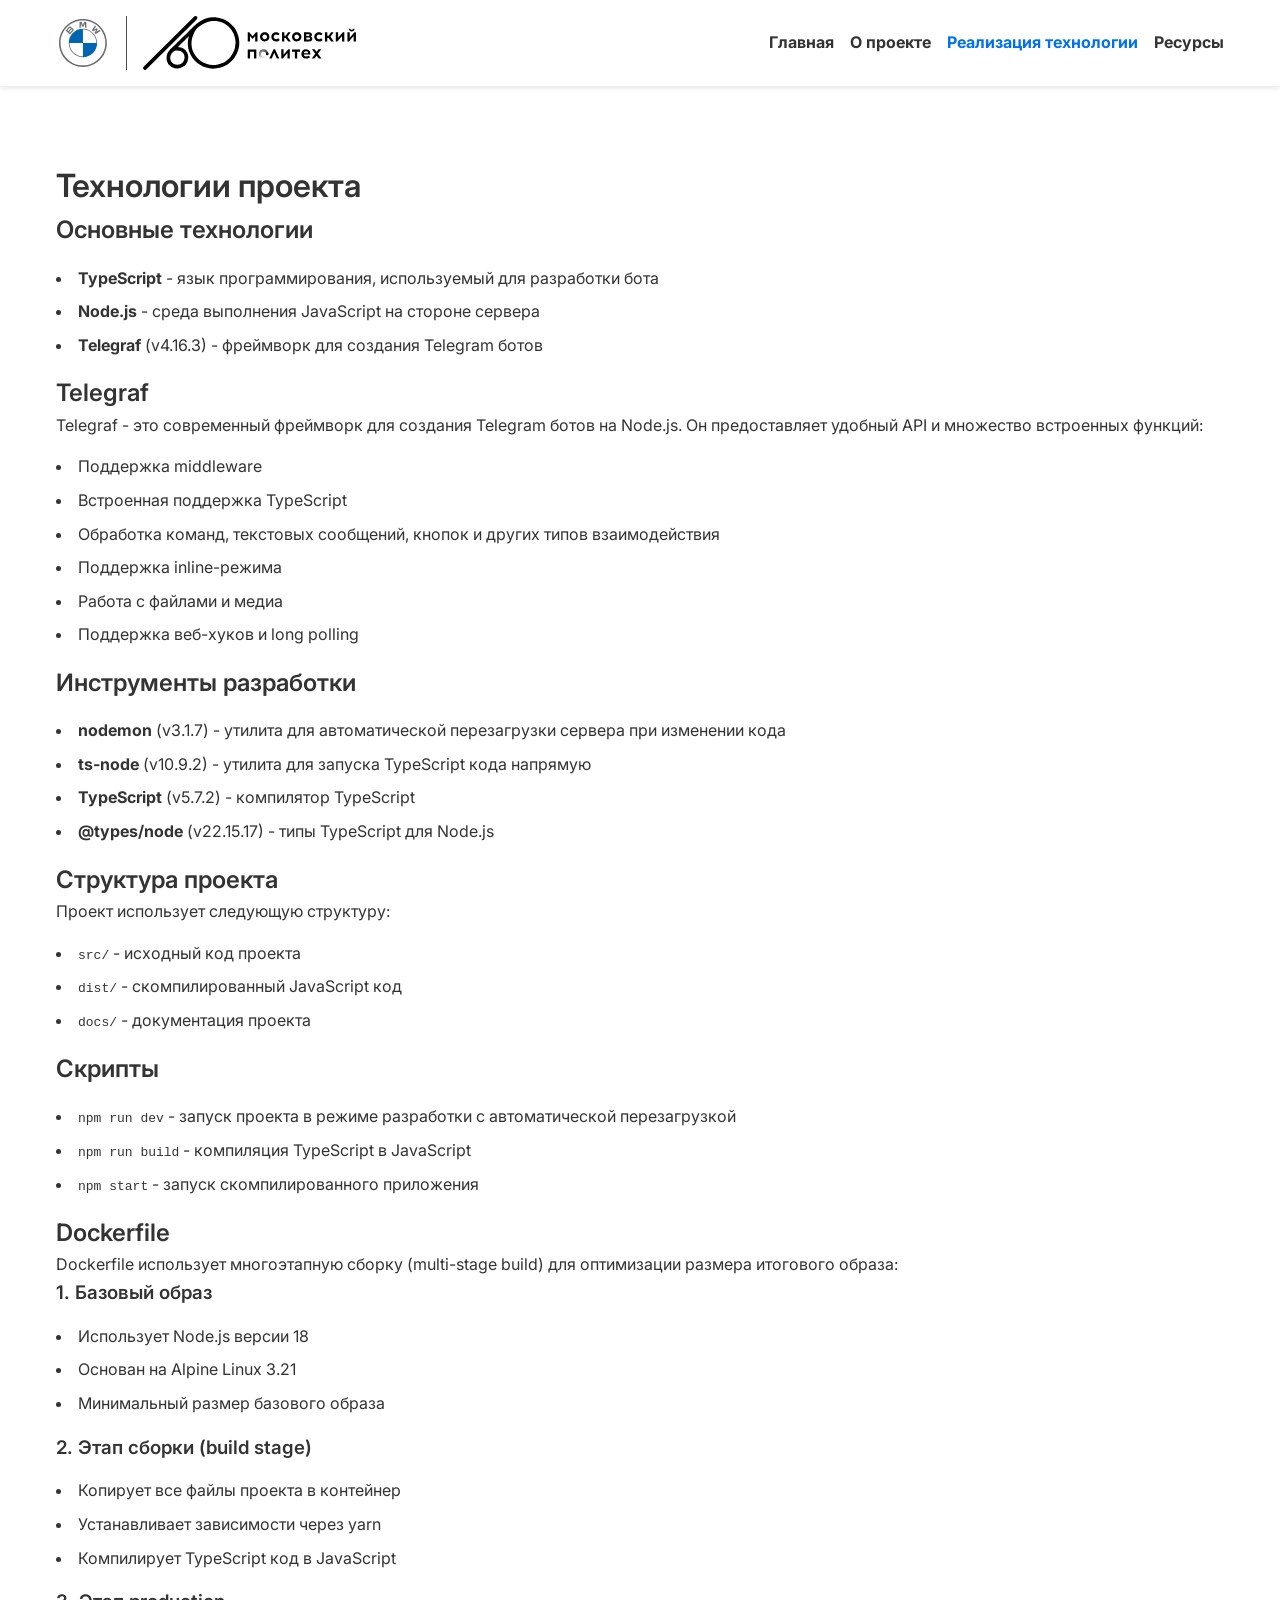
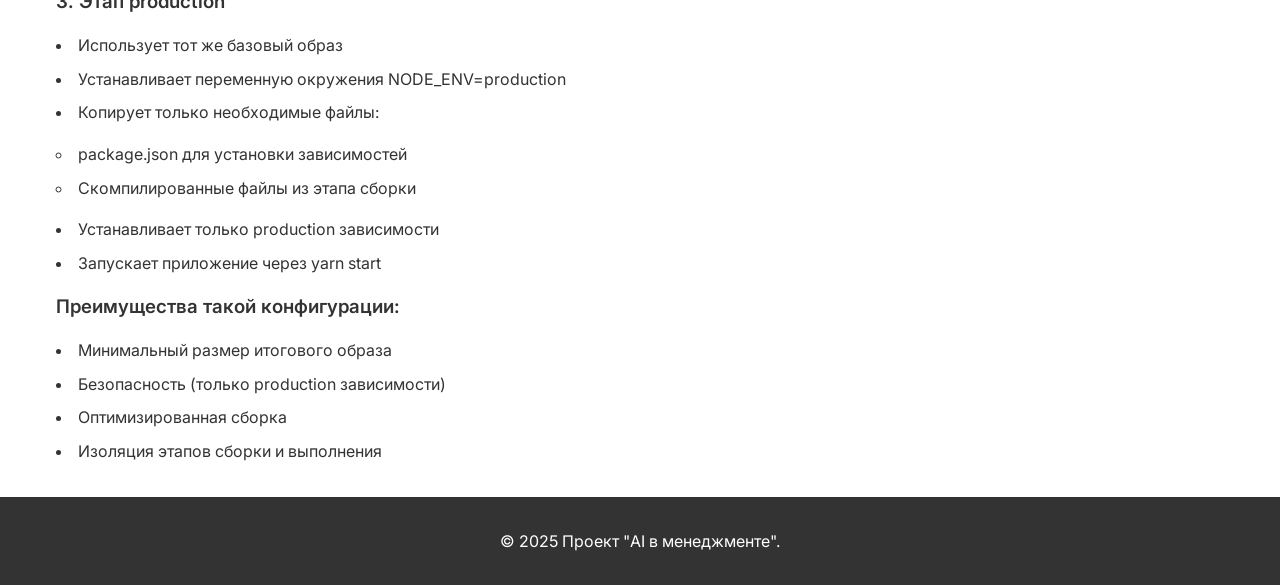
<file: site/implementation.html>
<!DOCTYPE html>
<html lang="ru">
<head>
    <meta charset="UTF-8">
    <meta name="viewport" content="width=device-width, initial-scale=1.0">
    <title>AI в менеджменте | Реализация технологии</title>
    <link rel="stylesheet" href="styles.css">
</head>
<body>
    <header>
        <div class="width-container flex header_main">
            <div class="logo-container">
                <a class="flex" href="https://www.bmw.com" target="_blank">
                    <svg xmlns="http://www.w3.org/2000/svg" width="54" height="54" fill="none">
                        <path fill="#6a6d6d" fill-rule="evenodd" clip-rule="evenodd"
                            d="M3 26.94C3 13.72 13.72 3 26.94 3c13.223 0 23.942 10.72 23.942 23.94 0 13.223-10.72 23.942-23.941 23.942C13.719 50.882 3 40.162 3 26.94Zm23.94 22.385c12.364 0 22.385-10.022 22.385-22.384S39.303 4.557 26.94 4.557 4.557 14.579 4.557 26.941s10.02 22.384 22.384 22.384Z" />
                        <path fill="#6a6d6d" fill-rule="evenodd" clip-rule="evenodd"
                            d="M26.941 13.522v-.779c7.84 0 14.198 6.357 14.198 14.198h-.779c0-7.4-6.02-13.42-13.419-13.42ZM13.523 26.94c0 7.4 6.02 13.419 13.418 13.419v.778c-7.84 0-14.197-6.357-14.197-14.197h.779Z" />
                        <path fill="#6a6d6d"
                            d="M38.543 16.783c.325.35.794.912 1.057 1.254l4.848-3.077a32.175 32.175 0 0 0-.916-1.137l-3.07 2.03-.21.18.156-.228 1.356-2.706-.959-.958-2.707 1.355-.228.157.182-.21 2.031-3.069a29.59 29.59 0 0 0-1.139-.92l-3.077 4.843c.39.3.904.74 1.232 1.04l2.897-1.503.186-.136-.137.185-1.502 2.9ZM27.543 10.645l1.324-2.968.085-.263-.024.275.14 3.965c.464.043.944.108 1.417.187l-.216-5.873a29.402 29.402 0 0 0-1.979-.153l-1.305 3.239-.046.24-.047-.24-1.303-3.239a29.4 29.4 0 0 0-1.98.153l-.215 5.873a21.04 21.04 0 0 1 1.418-.187l.14-3.965-.025-.275.085.263 1.325 2.968h1.206Z" />
                        <path fill="#6a6d6d" fill-rule="evenodd" clip-rule="evenodd"
                            d="M16.83 15.325c.765-.807 1.199-1.739.433-2.628-.417-.483-1.116-.589-1.696-.35l-.058.022.018-.05c.086-.23.141-.962-.482-1.468a1.442 1.442 0 0 0-1.072-.298c-.719.073-1.272.564-2.778 2.244a36.357 36.357 0 0 0-1.513 1.824l4.137 3.924c1.083-1.2 1.66-1.803 2.388-2.566l.623-.654Zm-5.399-.96c.834-1.02 1.719-1.944 2.12-2.31.127-.115.265-.23.432-.276.272-.074.552.118.615.397.064.28-.112.546-.308.766-.44.497-2.056 2.187-2.056 2.187l-.803-.764Zm3.708-.659c-.514.532-2.088 2.196-2.088 2.196l.84.795 2.085-2.232c.16-.173.355-.4.407-.638a.49.49 0 0 0-.21-.518c-.178-.118-.377-.1-.558-.011-.141.069-.272.197-.476.408Z" />
                        <path fill="#0066B1"
                            d="M26.941 12.743v14.198H12.744c0-7.846 6.351-14.197 14.197-14.197ZM41.139 26.94c0 7.847-6.352 14.198-14.198 14.198V26.941H41.14Z" />
                    </svg>
                </a>
                <a class="flex" href="https://mospolytech.ru" target="_blank">
                    <svg xmlns="http://www.w3.org/2000/svg" version="1.2" viewBox="0 0 580 147" height="54">
                        <path
                            d="m5.2 146.8c-1.3 0-2.6-0.5-3.5-1.5-1.9-2-1.9-5.1 0-7.1l137.8-136.7c2-1.9 5.1-1.9 7.1 0 1.9 2 1.9 5.1 0 7.1l-137.9 136.8c-0.9 0.9-2.2 1.4-3.5 1.4z" />
                        <path
                            d="m190.2 143.3c-24.7 0-48.4-14.5-60.3-36.9-12.6-23.7-10.1-51.6 6.9-76.6 1.5-2.3 4.7-2.9 6.9-1.3 2.3 1.5 2.9 4.7 1.3 6.9-14.8 21.8-17.1 46-6.3 66.3 10.2 19.2 30.3 31.6 51.3 31.6 19.9-0.3 35.8-7.5 47.4-21.2 8.9-10.5 13.5-23.5 14.1-31.7 0.2-2.8 2.6-4.8 5.3-4.6 2.8 0.2 4.8 2.6 4.6 5.3-0.6 9.1-5.3 24.3-16.4 37.4-9.1 11.1-26.2 24.3-54.8 24.8z" />
                        <path d="m305.4 69.3v-14.7l-7 8-7-8v14.7h-6.3v-24.9h4.1l9.2 10.7 9.2-10.7h4.1v24.9z" />
                        <path
                            d="m344.2 56.8c0 7.1-5.7 12.8-12.8 12.8-7.1 0-12.8-5.7-12.8-12.8 0-7.1 5.7-12.8 12.8-12.8 7 0 12.8 5.7 12.8 12.8zm-19.2 0c0 4.1 3.1 6.6 6.4 6.6 3.3 0 6.4-2.5 6.4-6.6 0-4.1-3.1-6.7-6.4-6.7-3.4 0-6.4 2.6-6.4 6.7z" />
                        <path
                            d="m372 48.6l-3.8 4.1c-2-1.9-3.8-2.5-6-2.5-3.3 0-6.4 2.5-6.4 6.6 0 4.1 3.1 6.6 6.4 6.6 2.2 0 4-0.6 6-2.5l3.8 4.1c-2.3 2.8-5.9 4.6-9.8 4.6-7.1 0-12.8-5.7-12.8-12.8 0-7.1 5.7-12.8 12.8-12.8 3.9 0 7.5 1.8 9.8 4.6z" />
                        <path
                            d="m384.8 69.3h-6.3v-24.9h6.3v9.1h3.7l6.6-9.1h7l-8.7 12.2 9.1 12.8h-7.1l-7-9.7h-3.7v9.6z" />
                        <path
                            d="m431.3 56.8c0 7.1-5.7 12.8-12.8 12.8-7.1 0-12.8-5.7-12.8-12.8 0-7.1 5.7-12.8 12.8-12.8 7.1 0 12.8 5.7 12.8 12.8zm-19.2 0c0 4.1 3.1 6.6 6.4 6.6 3.3 0 6.4-2.5 6.4-6.6 0-4.1-3.1-6.7-6.4-6.7-3.3 0-6.4 2.6-6.4 6.7z" />
                        <path
                            d="m451.3 44.3c5.9 0 8.6 2.5 8.6 6.8 0 2.3-0.9 4.3-3.4 5.1 3 0.7 4.5 2.8 4.5 5.6 0 5.3-2.9 7.4-9.7 7.4h-13.1v-24.9zm-6.7 9.9h6.4c1.8-0.1 2.6-0.9 2.6-2.2 0-1.3-0.8-2.2-2.7-2.2h-6.3zm6.9 9.7c2.4 0 3.2-1.1 3.2-2.6 0-1.4-0.8-2.5-3.1-2.5h-7v5.1z" />
                        <path
                            d="m488.9 48.6l-3.8 4.1c-2-1.9-3.8-2.5-6-2.5-3.3 0-6.4 2.5-6.4 6.6 0 4.1 3.1 6.6 6.4 6.6 2.2 0 4-0.6 6-2.5l3.8 4.1c-2.3 2.8-5.9 4.6-9.8 4.6-7.1 0-12.8-5.7-12.8-12.8 0-7.1 5.7-12.8 12.8-12.8 3.9 0 7.4 1.8 9.8 4.6z" />
                        <path
                            d="m501.7 69.3h-6.3v-24.9h6.3v9.1h3.7l6.6-9.1h7l-8.7 12.2 9.1 12.8h-7.1l-7-9.7h-3.7v9.6z" />
                        <path d="m541.8 69.3v-14.7l-12.8 14.7h-4.1v-24.9h6.3v14.6l12.8-14.7h4.1v24.9h-6.3z" />
                        <path
                            d="m573.4 69.3v-14.7l-12.8 14.7h-4.1v-24.9h6.3v14.6l12.8-14.7h4.1v24.9h-6.3zm-13-34.7h4.4c0 1.8 1.5 3.2 3.4 3.2 1.9 0 3.5-1.4 3.5-3.2h4.3c0 4.4-3.5 7.6-7.8 7.6-4.4 0-7.8-3.2-7.8-7.6z" />
                        <path d="m302.3 115.7v-18.7h-10.9v18.8h-6.3v-24.9h23.5v24.9h-6.3z" />
                        <path fill-rule="evenodd" d="m335.8 103.5z" />
                        <path
                            d="m335.6 105.5c0.1 0 0.1 0 0.1-0.1 0-0.1 0-0.1-0.1-0.1-0.1 0-0.1 0-0.1 0.1-0.1 0.1 0 0.1 0.1 0.1z" />
                        <path
                            d="m334.8 107.4c0.1 0 0.2-0.1 0.2-0.2 0-0.1-0.1-0.2-0.2-0.2-0.1 0-0.2 0.1-0.2 0.2 0 0.1 0.1 0.2 0.2 0.2z" />
                        <path fill-rule="evenodd"
                            d="m333.7 109c-0.2 0-0.3-0.1-0.3-0.3 0-0.2 0.1-0.3 0.3-0.3 0.2 0 0.3 0.1 0.3 0.3 0 0.2-0.1 0.3-0.3 0.3z" />
                        <path d="m332.3 110.3q0.3 0 0.3-0.3 0-0.3-0.3-0.3-0.3 0-0.3 0.3c-0.1 0.1 0.1 0.3 0.3 0.3z" />
                        <path d="m330.6 111.1q0.3 0 0.3-0.3 0-0.3-0.3-0.3-0.3 0-0.3 0.3c-0.1 0.1 0.1 0.3 0.3 0.3z" />
                        <path d="m328.7 111.5q0.3 0 0.3-0.3 0-0.3-0.3-0.3-0.3 0-0.3 0.3c-0.1 0.1 0.1 0.3 0.3 0.3z" />
                        <path
                            d="m326.8 111.3c0.2 0 0.3-0.2 0.3-0.4 0-0.2-0.1-0.4-0.3-0.4-0.2 0-0.4 0.2-0.4 0.4 0 0.2 0.2 0.4 0.4 0.4z" />
                        <path
                            d="m325 110.8c0.2 0 0.4-0.2 0.4-0.4 0-0.2-0.2-0.4-0.4-0.4-0.2 0-0.4 0.2-0.4 0.4 0 0.2 0.1 0.4 0.4 0.4z" />
                        <path
                            d="m323.4 109.8c0.2 0 0.4-0.2 0.4-0.4 0-0.2-0.2-0.4-0.4-0.4-0.2 0-0.4 0.2-0.4 0.4 0 0.2 0.1 0.4 0.4 0.4z" />
                        <path
                            d="m322.1 108.5c0.3 0 0.5-0.2 0.5-0.5 0-0.3-0.2-0.5-0.5-0.5-0.3 0-0.5 0.2-0.5 0.5 0 0.3 0.2 0.5 0.5 0.5z" />
                        <path
                            d="m321.1 106.9c0.3 0 0.6-0.2 0.6-0.6 0-0.3-0.2-0.6-0.6-0.6-0.3 0-0.6 0.2-0.6 0.6 0.1 0.3 0.3 0.6 0.6 0.6z" />
                        <path
                            d="m320.7 105.1c0.3 0 0.6-0.3 0.6-0.6 0-0.3-0.3-0.6-0.6-0.6-0.3 0-0.6 0.3-0.6 0.6-0.1 0.3 0.2 0.6 0.6 0.6z" />
                        <path
                            d="m320.7 103.2c0.4 0 0.6-0.3 0.6-0.6 0-0.4-0.3-0.6-0.6-0.6-0.4 0-0.6 0.3-0.6 0.6 0 0.3 0.2 0.6 0.6 0.6z" />
                        <path fill-rule="evenodd"
                            d="m321.1 101.4c-0.4 0-0.7-0.3-0.7-0.7 0-0.4 0.3-0.7 0.7-0.7 0.4 0 0.7 0.3 0.7 0.7 0 0.4-0.3 0.7-0.7 0.7z" />
                        <path
                            d="m322.1 99.7c0.4 0 0.7-0.3 0.7-0.7 0-0.4-0.3-0.7-0.7-0.7-0.4 0-0.7 0.3-0.7 0.7-0.1 0.4 0.3 0.7 0.7 0.7z" />
                        <path
                            d="m323.4 98.4c0.4 0 0.8-0.3 0.8-0.8 0-0.5-0.3-0.8-0.8-0.8-0.4 0-0.8 0.3-0.8 0.8 0 0.5 0.3 0.8 0.8 0.8z" />
                        <path
                            d="m325 97.4c0.4 0 0.8-0.4 0.8-0.8 0-0.4-0.4-0.8-0.8-0.8-0.4 0-0.8 0.4-0.8 0.8 0 0.5 0.3 0.8 0.8 0.8z" />
                        <path
                            d="m326.8 96.9c0.5 0 0.8-0.4 0.8-0.8 0-0.5-0.4-0.8-0.8-0.8-0.5 0-0.8 0.4-0.8 0.8-0.1 0.4 0.3 0.8 0.8 0.8z" />
                        <path
                            d="m328.7 96.7c0.5 0 0.8-0.4 0.8-0.8 0-0.5-0.4-0.8-0.8-0.8-0.5 0-0.8 0.4-0.8 0.8-0.1 0.5 0.3 0.8 0.8 0.8z" />
                        <path
                            d="m330.6 97.1c0.5 0 0.9-0.4 0.9-0.9 0-0.5-0.4-0.8-0.9-0.8-0.5 0-0.9 0.4-0.9 0.9 0 0.4 0.4 0.8 0.9 0.8z" />
                        <path
                            d="m332.3 97.9c0.5 0 0.9-0.4 0.9-0.9 0-0.5-0.4-0.9-0.9-0.9-0.5 0-0.9 0.4-0.9 0.9 0 0.6 0.4 0.9 0.9 0.9z" />
                        <path
                            d="m333.7 99.2c0.5 0 0.9-0.4 0.9-0.9 0-0.5-0.4-0.9-0.9-0.9-0.5 0-0.9 0.4-0.9 0.9 0.1 0.5 0.4 0.9 0.9 0.9z" />
                        <path
                            d="m334.8 100.7c0.5 0 0.9-0.4 0.9-0.9 0-0.5-0.4-0.9-0.9-0.9-0.5 0-0.9 0.4-0.9 0.9 0 0.5 0.5 0.9 0.9 0.9z" />
                        <path fill-rule="evenodd"
                            d="m335.5 102.5c-0.5 0-0.9-0.4-0.9-0.9 0-0.5 0.4-0.9 0.9-0.9 0.5 0 0.9 0.4 0.9 0.9 0 0.5-0.4 0.9-0.9 0.9z" />
                        <path fill-rule="evenodd" d="m337.3 103.5z" />
                        <path d="m337.1 105.5q0.1 0 0 0c0.1-0.1 0-0.2 0-0.2 0 0-0.1 0.1 0 0.2q-0.2 0 0 0z" />
                        <path
                            d="m336.5 107.4c0.1 0 0.2-0.1 0.2-0.2 0-0.1-0.1-0.2-0.2-0.2-0.1 0-0.2 0.1-0.2 0.2 0.1 0.1 0.1 0.2 0.2 0.2z" />
                        <path fill-rule="evenodd"
                            d="m335.6 109.1c-0.1 0-0.2-0.1-0.2-0.2 0-0.1 0.1-0.2 0.2-0.2 0.1 0 0.2 0.1 0.2 0.2 0 0.1-0.1 0.2-0.2 0.2z" />
                        <path fill-rule="evenodd"
                            d="m334.3 110.6c-0.2 0-0.3-0.1-0.3-0.3 0-0.2 0.1-0.3 0.3-0.3 0.2 0 0.3 0.1 0.3 0.3 0 0.2-0.1 0.3-0.3 0.3z" />
                        <path d="m332.7 111.7q0.3 0 0.3-0.3 0-0.3-0.3-0.3-0.3 0-0.3 0.3 0.1 0.3 0.3 0.3z" />
                        <path d="m331 112.5q0.3 0 0.3-0.3 0-0.3-0.3-0.3-0.3 0-0.3 0.3 0 0.3 0.3 0.3z" />
                        <path d="m329.1 112.9q0.3 0 0.3-0.3 0-0.3-0.3-0.3-0.3 0-0.3 0.3 0 0.3 0.3 0.3z" />
                        <path
                            d="m327.2 112.9c0.2 0 0.3-0.2 0.3-0.4 0-0.2-0.1-0.4-0.3-0.4-0.2 0-0.4 0.2-0.4 0.4 0.1 0.3 0.2 0.4 0.4 0.4z" />
                        <path
                            d="m325.4 112.6c0.2 0 0.4-0.2 0.4-0.4 0-0.2-0.2-0.4-0.4-0.4-0.2 0-0.4 0.2-0.4 0.4 0 0.2 0.2 0.4 0.4 0.4z" />
                        <path
                            d="m323.6 111.8c0.2 0 0.4-0.2 0.4-0.4 0-0.2-0.2-0.4-0.4-0.4-0.2 0-0.4 0.2-0.4 0.4 0 0.2 0.2 0.4 0.4 0.4z" />
                        <path fill-rule="evenodd"
                            d="m322.1 110.8c-0.3 0-0.5-0.2-0.5-0.5 0-0.3 0.2-0.5 0.5-0.5 0.3 0 0.5 0.2 0.5 0.5 0 0.3-0.2 0.5-0.5 0.5z" />
                        <path
                            d="m320.8 109.4c0.3 0 0.5-0.2 0.5-0.5 0-0.3-0.2-0.5-0.5-0.5-0.3 0-0.5 0.2-0.5 0.5 0 0.3 0.3 0.5 0.5 0.5z" />
                        <path
                            d="m319.9 107.8c0.3 0 0.6-0.3 0.6-0.6 0-0.3-0.3-0.6-0.6-0.6-0.3 0-0.6 0.3-0.6 0.6 0 0.3 0.2 0.6 0.6 0.6z" />
                        <path
                            d="m319.3 106c0.3 0 0.6-0.3 0.6-0.6 0-0.3-0.3-0.6-0.6-0.6-0.3 0-0.6 0.3-0.6 0.6 0 0.3 0.2 0.6 0.6 0.6z" />
                        <path
                            d="m319.1 104.1c0.3 0 0.6-0.3 0.6-0.6 0-0.3-0.3-0.6-0.6-0.6-0.3 0-0.6 0.3-0.6 0.6 0 0.3 0.2 0.6 0.6 0.6z" />
                        <path
                            d="m319.3 102.2c0.3 0 0.6-0.3 0.6-0.6 0-0.3-0.3-0.6-0.6-0.6-0.3 0-0.6 0.3-0.6 0.6-0.1 0.4 0.2 0.6 0.6 0.6z" />
                        <path
                            d="m319.9 100.5c0.4 0 0.7-0.3 0.7-0.7 0-0.4-0.3-0.7-0.7-0.7-0.4 0-0.7 0.3-0.7 0.7 0 0.4 0.3 0.7 0.7 0.7z" />
                        <path
                            d="m320.8 98.9c0.4 0 0.7-0.3 0.7-0.7 0-0.4-0.3-0.7-0.7-0.7-0.4 0-0.7 0.3-0.7 0.7 0 0.3 0.3 0.7 0.7 0.7z" />
                        <path
                            d="m322.1 97.5c0.4 0 0.8-0.3 0.8-0.8 0-0.4-0.3-0.8-0.8-0.8-0.4 0-0.8 0.3-0.8 0.8 0 0.4 0.4 0.8 0.8 0.8z" />
                        <path
                            d="m323.6 96.4c0.4 0 0.8-0.3 0.8-0.8 0-0.4-0.3-0.8-0.8-0.8-0.4 0-0.8 0.3-0.8 0.8 0 0.4 0.4 0.8 0.8 0.8z" />
                        <path
                            d="m325.4 95.6c0.5 0 0.8-0.4 0.8-0.8 0-0.5-0.4-0.8-0.8-0.8-0.5 0-0.8 0.4-0.8 0.8 0 0.5 0.3 0.8 0.8 0.8z" />
                        <path
                            d="m327.2 95.3c0.5 0 0.8-0.4 0.8-0.8 0-0.5-0.4-0.8-0.8-0.8-0.5 0-0.8 0.4-0.8 0.8 0 0.4 0.4 0.8 0.8 0.8z" />
                        <path
                            d="m329.1 95.3c0.5 0 0.8-0.4 0.8-0.8 0-0.5-0.4-0.8-0.8-0.8-0.5 0-0.8 0.4-0.8 0.8 0 0.4 0.4 0.8 0.8 0.8z" />
                        <path
                            d="m331 95.7c0.5 0 0.9-0.4 0.9-0.9 0-0.5-0.4-0.9-0.9-0.9-0.5 0-0.9 0.4-0.9 0.9 0.1 0.5 0.5 0.9 0.9 0.9z" />
                        <path
                            d="m332.7 96.4c0.5 0 0.9-0.4 0.9-0.9 0-0.5-0.4-0.9-0.9-0.9-0.5 0-0.9 0.4-0.9 0.9 0.1 0.5 0.5 0.9 0.9 0.9z" />
                        <path
                            d="m334.3 97.6c0.5 0 0.9-0.4 0.9-0.9 0-0.5-0.4-0.9-0.9-0.9-0.5 0-0.9 0.4-0.9 0.9 0 0.5 0.4 0.9 0.9 0.9z" />
                        <path
                            d="m335.6 99c0.5 0 0.9-0.4 0.9-0.9 0-0.5-0.4-0.9-0.9-0.9-0.5 0-0.9 0.4-0.9 0.9 0 0.5 0.4 0.9 0.9 0.9z" />
                        <path
                            d="m336.5 100.7c0.5 0 0.9-0.4 0.9-0.9 0-0.5-0.4-0.9-0.9-0.9-0.5 0-0.9 0.4-0.9 0.9 0 0.5 0.4 0.9 0.9 0.9z" />
                        <path
                            d="m337.1 102.5c0.5 0 0.9-0.4 0.9-0.9 0-0.5-0.4-0.9-0.9-0.9-0.5 0-0.9 0.4-0.9 0.9 0 0.5 0.4 0.9 0.9 0.9z" />
                        <path d="m338.8 103.5c0 0 0.1 0 0 0 0.1 0 0-0.1 0 0 0-0.1 0 0 0 0z" />
                        <path d="m338.6 105.5q0.1 0 0 0c0.1-0.1 0-0.2 0-0.2 0 0 0 0.1 0 0.2z" />
                        <path
                            d="m338.2 107.4c0.1 0 0.1-0.1 0.1-0.1 0-0.1-0.1-0.1-0.1-0.1l-0.1 0.1c-0.1 0 0 0.1 0.1 0.1z" />
                        <path
                            d="m337.3 109.2c0.1 0 0.2-0.1 0.2-0.2 0-0.1-0.1-0.2-0.2-0.2-0.1 0-0.2 0.1-0.2 0.2 0 0.1 0.1 0.2 0.2 0.2z" />
                        <path
                            d="m336.2 110.8c0.1 0 0.2-0.1 0.2-0.2 0-0.1-0.1-0.2-0.2-0.2-0.1 0-0.2 0.1-0.2 0.2 0 0 0.1 0.2 0.2 0.2z" />
                        <path d="m334.8 112.1q0.3 0 0.3-0.3 0-0.3-0.3-0.3-0.3 0-0.3 0.3 0 0.3 0.3 0.3z" />
                        <path d="m333.2 113.2q0.3 0 0.3-0.3 0-0.3-0.3-0.3-0.3 0-0.3 0.3 0 0.3 0.3 0.3z" />
                        <path d="m331.5 114q0.3 0 0.3-0.3 0-0.3-0.3-0.3-0.3 0-0.3 0.3c-0.1 0.1 0.1 0.3 0.3 0.3z" />
                        <path d="m329.6 114.4q0.3 0 0.3-0.3 0-0.3-0.3-0.3-0.3 0-0.3 0.3 0 0.3 0.3 0.3z" />
                        <path
                            d="m327.7 114.5c0.2 0 0.4-0.2 0.4-0.4 0-0.2-0.1-0.4-0.4-0.4-0.2 0-0.4 0.2-0.4 0.4 0.1 0.2 0.2 0.4 0.4 0.4z" />
                        <path
                            d="m325.8 114.3c0.2 0 0.4-0.2 0.4-0.4 0-0.2-0.2-0.4-0.4-0.4-0.2 0-0.4 0.2-0.4 0.4 0 0.2 0.2 0.4 0.4 0.4z" />
                        <path
                            d="m324 113.7c0.2 0 0.4-0.2 0.4-0.4 0-0.2-0.2-0.4-0.4-0.4-0.2 0-0.4 0.2-0.4 0.4 0 0.2 0.2 0.4 0.4 0.4z" />
                        <path
                            d="m322.4 112.8c0.2 0 0.4-0.2 0.4-0.4 0-0.2-0.2-0.4-0.4-0.4-0.2 0-0.4 0.2-0.4 0.4-0.1 0.2 0.1 0.4 0.4 0.4z" />
                        <path
                            d="m320.8 111.7c0.3 0 0.5-0.2 0.5-0.5 0-0.3-0.2-0.5-0.5-0.5-0.3 0-0.5 0.2-0.5 0.5 0.1 0.3 0.3 0.5 0.5 0.5z" />
                        <path
                            d="m319.6 110.3c0.3 0 0.5-0.2 0.5-0.5 0-0.3-0.2-0.5-0.5-0.5-0.3 0-0.5 0.2-0.5 0.5 0 0.3 0.2 0.5 0.5 0.5z" />
                        <path
                            d="m318.6 108.7c0.3 0 0.6-0.2 0.6-0.6 0-0.3-0.2-0.6-0.6-0.6-0.3 0-0.6 0.2-0.6 0.6 0.1 0.3 0.3 0.6 0.6 0.6z" />
                        <path
                            d="m318 107c0.3 0 0.6-0.3 0.6-0.6 0-0.3-0.3-0.6-0.6-0.6-0.3 0-0.6 0.3-0.6 0.6 0 0.3 0.2 0.6 0.6 0.6z" />
                        <path
                            d="m317.6 105.1c0.3 0 0.6-0.3 0.6-0.6 0-0.3-0.3-0.6-0.6-0.6-0.3 0-0.6 0.3-0.6 0.6 0 0.3 0.3 0.6 0.6 0.6z" />
                        <path
                            d="m317.6 103.2c0.4 0 0.6-0.3 0.6-0.6 0-0.4-0.3-0.6-0.6-0.6-0.4 0-0.6 0.3-0.6 0.6 0 0.3 0.3 0.6 0.6 0.6z" />
                        <path fill-rule="evenodd"
                            d="m318 101.4c-0.4 0-0.7-0.3-0.7-0.7 0-0.4 0.3-0.7 0.7-0.7 0.4 0 0.7 0.3 0.7 0.7 0 0.4-0.3 0.7-0.7 0.7z" />
                        <path
                            d="m318.6 99.6c0.4 0 0.7-0.3 0.7-0.7 0-0.4-0.3-0.7-0.7-0.7-0.4 0-0.7 0.3-0.7 0.7 0 0.4 0.4 0.7 0.7 0.7z" />
                        <path fill-rule="evenodd"
                            d="m319.6 97.9c-0.4 0-0.7-0.3-0.7-0.7 0-0.4 0.3-0.7 0.7-0.7 0.4 0 0.7 0.3 0.7 0.7 0 0.4-0.3 0.7-0.7 0.7z" />
                        <path
                            d="m320.8 96.5c0.4 0 0.7-0.3 0.7-0.7 0-0.4-0.3-0.7-0.7-0.7-0.4 0-0.7 0.3-0.7 0.7 0 0.4 0.4 0.7 0.7 0.7z" />
                        <path
                            d="m322.4 95.4c0.4 0 0.8-0.3 0.8-0.8 0-0.4-0.3-0.8-0.8-0.8-0.4 0-0.8 0.3-0.8 0.8 0 0.5 0.3 0.8 0.8 0.8z" />
                        <path
                            d="m324 94.5c0.4 0 0.8-0.4 0.8-0.8 0-0.4-0.4-0.8-0.8-0.8-0.4 0-0.8 0.4-0.8 0.8 0 0.4 0.4 0.8 0.8 0.8z" />
                        <path
                            d="m325.8 93.9c0.5 0 0.8-0.4 0.8-0.8 0-0.5-0.4-0.8-0.8-0.8-0.5 0-0.8 0.4-0.8 0.8 0 0.5 0.4 0.8 0.8 0.8z" />
                        <path
                            d="m327.7 93.7c0.5 0 0.8-0.4 0.8-0.8 0-0.5-0.4-0.8-0.8-0.8-0.5 0-0.8 0.4-0.8 0.8 0 0.4 0.4 0.8 0.8 0.8z" />
                        <path
                            d="m329.6 93.8c0.5 0 0.8-0.4 0.8-0.9 0-0.5-0.4-0.9-0.8-0.9-0.5 0-0.8 0.4-0.8 0.9 0 0.5 0.3 0.9 0.8 0.9z" />
                        <path
                            d="m331.5 94.2c0.5 0 0.9-0.4 0.9-0.9 0-0.5-0.4-0.9-0.9-0.9-0.5 0-0.9 0.4-0.9 0.9 0 0.5 0.4 0.9 0.9 0.9z" />
                        <path
                            d="m333.2 95c0.5 0 0.9-0.4 0.9-0.9 0-0.5-0.4-0.9-0.9-0.9-0.5 0-0.9 0.4-0.9 0.9 0.1 0.5 0.5 0.9 0.9 0.9z" />
                        <path
                            d="m334.8 96c0.5 0 0.9-0.4 0.9-0.9 0-0.5-0.4-0.9-0.9-0.9-0.5 0-0.9 0.4-0.9 0.9 0.1 0.5 0.5 0.9 0.9 0.9z" />
                        <path
                            d="m336.2 97.4c0.5 0 0.9-0.4 0.9-0.9 0-0.5-0.4-0.9-0.9-0.9-0.5 0-0.9 0.4-0.9 0.9 0 0.5 0.4 0.9 0.9 0.9z" />
                        <path
                            d="m337.3 98.9c0.5 0 0.9-0.4 0.9-0.9 0-0.5-0.4-0.9-0.9-0.9-0.5 0-0.9 0.4-0.9 0.9 0 0.5 0.4 0.9 0.9 0.9z" />
                        <path
                            d="m338.2 100.7c0.5 0 0.9-0.4 0.9-0.9 0-0.5-0.4-0.9-0.9-0.9-0.5 0-0.9 0.4-0.9 0.9-0.1 0.4 0.3 0.9 0.9 0.9z" />
                        <path fill-rule="evenodd"
                            d="m338.6 102.5c-0.5 0-0.9-0.4-0.9-0.9 0-0.5 0.4-0.9 0.9-0.9 0.5 0 0.9 0.4 0.9 0.9 0 0.5-0.4 0.9-0.9 0.9z" />
                        <path fill-rule="evenodd" d="m340.2 105.4z" />
                        <path
                            d="m339.8 107.4c0.1 0 0.1-0.1 0.1-0.1 0-0.1-0.1-0.1-0.1-0.1l-0.1 0.1c-0.1 0.1 0 0.1 0.1 0.1z" />
                        <path d="m339 109.2c0.1 0 0.1-0.1 0.1-0.1l-0.1-0.1-0.1 0.1c0 0 0 0.1 0.1 0.1z" />
                        <path
                            d="m338 110.9c0.1 0 0.2-0.1 0.2-0.2 0-0.1-0.1-0.2-0.2-0.2-0.1 0-0.2 0.1-0.2 0.2 0 0.1 0.1 0.2 0.2 0.2z" />
                        <path
                            d="m336.8 112.4c0.1 0 0.3-0.1 0.3-0.3 0-0.1-0.1-0.3-0.3-0.3q-0.3 0-0.3 0.3 0 0.3 0.3 0.3z" />
                        <path d="m335.3 113.6q0.3 0 0.3-0.3 0-0.3-0.3-0.3-0.3 0-0.3 0.3c0 0.2 0.2 0.3 0.3 0.3z" />
                        <path d="m333.7 114.7q0.3 0 0.3-0.3 0-0.3-0.3-0.3-0.3 0-0.3 0.3c0 0.1 0.1 0.3 0.3 0.3z" />
                        <path d="m332 115.4q0.3 0 0.3-0.3 0-0.3-0.3-0.3-0.3 0-0.3 0.3c-0.1 0.2 0.1 0.3 0.3 0.3z" />
                        <path d="m330.1 115.9q0.3 0 0.3-0.3 0-0.3-0.3-0.3-0.3 0-0.3 0.3 0 0.3 0.3 0.3z" />
                        <path d="m328.2 116q0.3 0 0.3-0.3 0-0.3-0.3-0.3-0.3 0-0.3 0.3c-0.1 0.2 0.1 0.3 0.3 0.3z" />
                        <path
                            d="m326.3 115.9c0.2 0 0.3-0.2 0.3-0.4 0-0.2-0.1-0.4-0.3-0.4-0.2 0-0.4 0.2-0.4 0.4 0 0.2 0.2 0.4 0.4 0.4z" />
                        <path
                            d="m324.5 115.5c0.2 0 0.4-0.2 0.4-0.4 0-0.2-0.2-0.4-0.4-0.4-0.2 0-0.4 0.2-0.4 0.4 0 0.2 0.1 0.4 0.4 0.4z" />
                        <path
                            d="m322.7 114.8c0.2 0 0.4-0.2 0.4-0.4 0-0.2-0.2-0.4-0.4-0.4-0.2 0-0.4 0.2-0.4 0.4 0 0.2 0.2 0.4 0.4 0.4z" />
                        <path
                            d="m321.1 113.8c0.2 0 0.4-0.2 0.4-0.4 0-0.2-0.2-0.4-0.4-0.4-0.2 0-0.4 0.2-0.4 0.4-0.1 0.2 0.1 0.4 0.4 0.4z" />
                        <path
                            d="m319.6 112.6c0.3 0 0.5-0.2 0.5-0.5 0-0.3-0.2-0.5-0.5-0.5-0.3 0-0.5 0.2-0.5 0.5 0 0.3 0.2 0.5 0.5 0.5z" />
                        <path
                            d="m318.4 111.2c0.3 0 0.6-0.2 0.6-0.6 0-0.3-0.2-0.6-0.6-0.6-0.3 0-0.6 0.2-0.6 0.6 0 0.4 0.3 0.6 0.6 0.6z" />
                        <path
                            d="m317.4 109.6c0.3 0 0.6-0.2 0.6-0.6 0-0.3-0.2-0.6-0.6-0.6-0.3 0-0.6 0.2-0.6 0.6 0 0.4 0.3 0.6 0.6 0.6z" />
                        <path
                            d="m316.6 107.9c0.3 0 0.6-0.3 0.6-0.6 0-0.3-0.3-0.6-0.6-0.6-0.3 0-0.6 0.2-0.6 0.6 0 0.3 0.3 0.6 0.6 0.6z" />
                        <path
                            d="m316.2 106c0.3 0 0.6-0.3 0.6-0.6 0-0.3-0.3-0.6-0.6-0.6-0.3 0-0.6 0.3-0.6 0.6 0 0.3 0.3 0.6 0.6 0.6z" />
                        <path
                            d="m316.1 104.1c0.3 0 0.6-0.3 0.6-0.6 0-0.3-0.3-0.6-0.6-0.6-0.3 0-0.6 0.3-0.6 0.6-0.1 0.3 0.2 0.6 0.6 0.6z" />
                        <path
                            d="m316.2 102.2c0.4 0 0.6-0.3 0.6-0.6 0-0.3-0.3-0.6-0.6-0.6-0.4 0-0.6 0.3-0.6 0.6 0 0.3 0.3 0.6 0.6 0.6z" />
                        <path fill-rule="evenodd"
                            d="m316.6 100.4c-0.4 0-0.7-0.3-0.7-0.7 0-0.4 0.3-0.7 0.7-0.7 0.4 0 0.7 0.3 0.7 0.7 0 0.4-0.3 0.7-0.7 0.7z" />
                        <path
                            d="m317.4 98.7c0.4 0 0.7-0.3 0.7-0.7 0-0.4-0.3-0.7-0.7-0.7-0.4 0-0.7 0.3-0.7 0.7 0 0.3 0.3 0.7 0.7 0.7z" />
                        <path
                            d="m318.4 97c0.4 0 0.7-0.3 0.7-0.7 0-0.4-0.3-0.7-0.7-0.7-0.4 0-0.7 0.3-0.7 0.7 0 0.4 0.3 0.7 0.7 0.7z" />
                        <path
                            d="m319.6 95.6c0.4 0 0.7-0.3 0.7-0.7 0-0.4-0.3-0.7-0.7-0.7-0.4 0-0.7 0.3-0.7 0.7 0 0.4 0.3 0.7 0.7 0.7z" />
                        <path
                            d="m321.1 94.4c0.4 0 0.8-0.3 0.8-0.8 0-0.4-0.3-0.8-0.8-0.8-0.5 0-0.8 0.3-0.8 0.8 0 0.5 0.3 0.8 0.8 0.8z" />
                        <path
                            d="m322.7 93.5c0.4 0 0.8-0.4 0.8-0.8 0-0.4-0.4-0.8-0.8-0.8-0.4 0-0.8 0.4-0.8 0.8 0 0.4 0.4 0.8 0.8 0.8z" />
                        <path
                            d="m324.5 92.7c0.4 0 0.8-0.4 0.8-0.8 0-0.4-0.4-0.8-0.8-0.8-0.4 0-0.8 0.4-0.8 0.8-0.1 0.5 0.3 0.8 0.8 0.8z" />
                        <path
                            d="m326.3 92.3c0.5 0 0.8-0.4 0.8-0.8 0-0.5-0.4-0.9-0.8-0.9-0.5 0-0.8 0.4-0.8 0.8 0 0.4 0.3 0.9 0.8 0.9z" />
                        <path
                            d="m328.2 92.2c0.5 0 0.8-0.4 0.8-0.8 0-0.5-0.4-0.8-0.8-0.8-0.5 0-0.8 0.4-0.8 0.8-0.1 0.4 0.3 0.8 0.8 0.8z" />
                        <path
                            d="m330.1 92.3c0.5 0 0.8-0.4 0.8-0.8 0-0.5-0.4-0.8-0.8-0.8-0.5 0-0.8 0.4-0.8 0.8 0 0.4 0.3 0.8 0.8 0.8z" />
                        <path
                            d="m332 92.8c0.5 0 0.8-0.4 0.8-0.9 0-0.5-0.4-0.9-0.8-0.9-0.5 0-0.8 0.4-0.8 0.9-0.1 0.5 0.3 0.9 0.8 0.9z" />
                        <path
                            d="m333.7 93.5c0.5 0 0.9-0.4 0.9-0.9 0-0.5-0.4-0.9-0.9-0.9-0.5 0-0.9 0.4-0.9 0.9 0 0.5 0.4 0.9 0.9 0.9z" />
                        <path
                            d="m335.3 94.5c0.5 0 0.9-0.4 0.9-0.9 0-0.5-0.4-0.9-0.9-0.9-0.5 0-0.9 0.4-0.9 0.9 0.1 0.5 0.4 0.9 0.9 0.9z" />
                        <path
                            d="m336.8 95.7c0.5 0 0.9-0.4 0.9-0.9 0-0.5-0.4-0.9-0.9-0.9-0.5 0-0.9 0.4-0.9 0.9 0 0.6 0.4 0.9 0.9 0.9z" />
                        <path
                            d="m338 97.2c0.5 0 0.9-0.4 0.9-0.9 0-0.5-0.4-0.9-0.9-0.9-0.5 0-0.9 0.4-0.9 0.9 0 0.5 0.4 0.9 0.9 0.9z" />
                        <path
                            d="m339 98.9c0.5 0 0.9-0.4 0.9-0.9 0-0.5-0.4-0.9-0.9-0.9-0.5 0-0.9 0.4-0.9 0.9 0 0.5 0.4 0.9 0.9 0.9z" />
                        <path
                            d="m339.7 100.7c0.5 0 0.9-0.4 0.9-0.9 0-0.5-0.4-0.9-0.9-0.9-0.5 0-0.9 0.4-0.9 0.9 0 0.5 0.4 0.9 0.9 0.9z" />
                        <path d="m340.2 102.5c0.5 0 1-0.4 1-1 0-0.5-0.4-1-1-1-0.5 0-1 0.4-1 1 0 0.6 0.5 1 1 1z" />
                        <path
                            d="m341.3 103.5c0 1.8-1.5 3.3-3.2 3.3-1.8 0-3.2-1.5-3.2-3.3 0-1.8 1.5-3.3 3.2-3.3 1.7 0.1 3.2 1.5 3.2 3.3z" />
                        <path
                            d="m341.3 103.5c0 1.8-1.5 3.3-3.2 3.3-1.8 0-3.2-1.5-3.2-3.3 0-1.8 1.5-3.3 3.2-3.3 1.7 0.1 3.2 1.5 3.2 3.3z" />
                        <path
                            d="m341.3 103.5c0 1.8-1.5 3.3-3.2 3.3-1.8 0-3.2-1.5-3.2-3.3 0-1.8 1.5-3.3 3.2-3.3 1.7 0.1 3.2 1.5 3.2 3.3z" />
                        <path d="m350.6 115.7h-6.7l11.5-24.9h4.1l11.5 24.9h-6.7l-6.9-15.6z" />
                        <path d="m393.3 115.7v-14.7l-12.8 14.7h-4.1v-24.9h6.3v14.7l12.8-14.7h4.1v24.9z" />
                        <path d="m419.8 115.7h-6.3v-18.7h-7.8v-6.1h21.8v6.1h-7.8v18.7z" />
                        <path
                            d="m454.8 97.2c1 2.3 1.1 5.7 0.4 7.8h-17.4c0 3.4 2.8 5.2 6.2 5.2 2.6 0 5.3-0.6 7.5-1.7l3.3 3.6c-2.7 2-6.4 3.9-10.9 3.9-7.6 0-12.7-5.5-12.7-12.8 0-7.1 4.8-12.8 12.6-12.8 5.4 0.1 9.1 2.6 11 6.8zm-16.7 3.9h11.4c0-0.6-0.2-1.4-0.6-2-0.8-1.6-2.6-2.8-5-2.8-3.4 0-5.7 2.4-5.8 4.8z" />
                        <path
                            d="m466.6 115.7h-7.3l9.7-13-9.2-12h7.3l5.5 6.9 5.4-6.9h7.3l-9.2 12.2 9.8 12.7h-7.3l-6.1-7.7z" />
                        <path
                            d="m93.4 142.9c-10 0-18.8-4.4-24.5-12.3-1.6-2.2-1.1-5.4 1.1-7 2.2-1.6 5.4-1.1 7 1.1 3.8 5.3 9.8 8.2 16.7 8.1 6.5-0.1 12.6-3 15.5-7.4 3.8-5.6 4.9-12.3 3.1-18.3-1.6-5.4-5.4-9.5-10.6-11.6-5.7-2.1-14.6-2.2-19.9 2-2.2 1.7-5.3 1.3-7-0.9-1.7-2.2-1.3-5.3 0.9-7 8.6-6.8 21.4-6.5 29.7-3.4h0.1c8 3.2 14 9.7 16.5 18 2.7 8.9 1.1 18.7-4.4 26.8-4.8 7.1-13.8 11.6-23.6 11.8-0.2 0.1-0.4 0.1-0.6 0.1z" />
                        <path
                            d="m247.9 30.8c-11.2-15-27.5-24.3-47.3-27h-0.3c-14.6-1-36.9 0.3-60.9 23.2l-0.1 0.1c-4.5 4.5-64.8 63.8-65.5 64.4-4.7 4.7-8 10.8-9.2 17.1-1.4 7.4 0 14.9 4.1 21.7 0.9 1.5 2.6 2.4 4.3 2.4 0.9 0 1.8-0.2 2.6-0.7 2.4-1.4 3.1-4.5 1.7-6.9-2.9-4.7-3.8-9.6-2.9-14.6 0.8-4.4 3.1-8.6 6.5-11.9 0.6-0.6 60.6-59.6 65.4-64.4 21.1-20 40.4-21.3 53.2-20.4 17 2.3 30.9 10.3 40.4 23 11.3 15.2 13.4 32.8 11.8 43.2-0.4 2.7 1.4 5.3 4.2 5.7 2.7 0.4 5.3-1.4 5.7-4.2 2.5-16.1-2.8-36.1-13.7-50.7z" />
                    </svg>
                </a>
            </div>
            <nav>
                <ul>
                    <li><a href="index.html">Главная</a></li>
                    <li><a href="about.html">О проекте</a></li>
                    <li><a href="implementation.html" class="active">Реализация технологии</a></li>
                    <li><a href="resources.html">Ресурсы</a></li>
                </ul>
            </nav>
        </div>
    </header>

    <main class="width-container implementation-section">
        <h1>Технологии проекта</h1>

        <section>
            <h2>Основные технологии</h2>
            <ul>
                <li><strong>TypeScript</strong> - язык программирования, используемый для разработки бота</li>
                <li><strong>Node.js</strong> - среда выполнения JavaScript на стороне сервера</li>
                <li><strong>Telegraf</strong> (v4.16.3) - фреймворк для создания Telegram ботов</li>
            </ul>
        </section>

        <section>
            <h2>Telegraf</h2>
            <p>Telegraf - это современный фреймворк для создания Telegram ботов на Node.js. Он предоставляет удобный API и множество встроенных функций:</p>
            <ul>
                <li>Поддержка middleware</li>
                <li>Встроенная поддержка TypeScript</li>
                <li>Обработка команд, текстовых сообщений, кнопок и других типов взаимодействия</li>
                <li>Поддержка inline-режима</li>
                <li>Работа с файлами и медиа</li>
                <li>Поддержка веб-хуков и long polling</li>
            </ul>
        </section>

        <section>
            <h2>Инструменты разработки</h2>
            <ul>
                <li><strong>nodemon</strong> (v3.1.7) - утилита для автоматической перезагрузки сервера при изменении кода</li>
                <li><strong>ts-node</strong> (v10.9.2) - утилита для запуска TypeScript кода напрямую</li>
                <li><strong>TypeScript</strong> (v5.7.2) - компилятор TypeScript</li>
                <li><strong>@types/node</strong> (v22.15.17) - типы TypeScript для Node.js</li>
            </ul>
        </section>

        <section>
            <h2>Структура проекта</h2>
            <p>Проект использует следующую структуру:</p>
            <ul>
                <li><code>src/</code> - исходный код проекта</li>
                <li><code>dist/</code> - скомпилированный JavaScript код</li>
                <li><code>docs/</code> - документация проекта</li>
            </ul>
        </section>

        <section>
            <h2>Скрипты</h2>
            <ul>
                <li><code>npm run dev</code> - запуск проекта в режиме разработки с автоматической перезагрузкой</li>
                <li><code>npm run build</code> - компиляция TypeScript в JavaScript</li>
                <li><code>npm start</code> - запуск скомпилированного приложения</li>
            </ul>
        </section>

        <section>
            <h2>Dockerfile</h2>
            <p>Dockerfile использует многоэтапную сборку (multi-stage build) для оптимизации размера итогового образа:</p>

            <h3>1. Базовый образ</h3>
            <ul>
                <li>Использует Node.js версии 18</li>
                <li>Основан на Alpine Linux 3.21</li>
                <li>Минимальный размер базового образа</li>
            </ul>

            <h3>2. Этап сборки (build stage)</h3>
            <ul>
                <li>Копирует все файлы проекта в контейнер</li>
                <li>Устанавливает зависимости через yarn</li>
                <li>Компилирует TypeScript код в JavaScript</li>
            </ul>

            <h3>3. Этап production</h3>
            <ul>
                <li>Использует тот же базовый образ</li>
                <li>Устанавливает переменную окружения NODE_ENV=production</li>
                <li>Копирует только необходимые файлы:
                    <ul>
                        <li>package.json для установки зависимостей</li>
                        <li>Скомпилированные файлы из этапа сборки</li>
                    </ul>
                </li>
                <li>Устанавливает только production зависимости</li>
                <li>Запускает приложение через yarn start</li>
            </ul>

            <h3>Преимущества такой конфигурации:</h3>
            <ul>
                <li>Минимальный размер итогового образа</li>
                <li>Безопасность (только production зависимости)</li>
                <li>Оптимизированная сборка</li>
                <li>Изоляция этапов сборки и выполнения</li>
            </ul>
        </section>
    </main>

    <footer>
        <p>&copy; 2025 Проект "AI в менеджменте".</p>
    </footer>
</body>
</html>
</file>
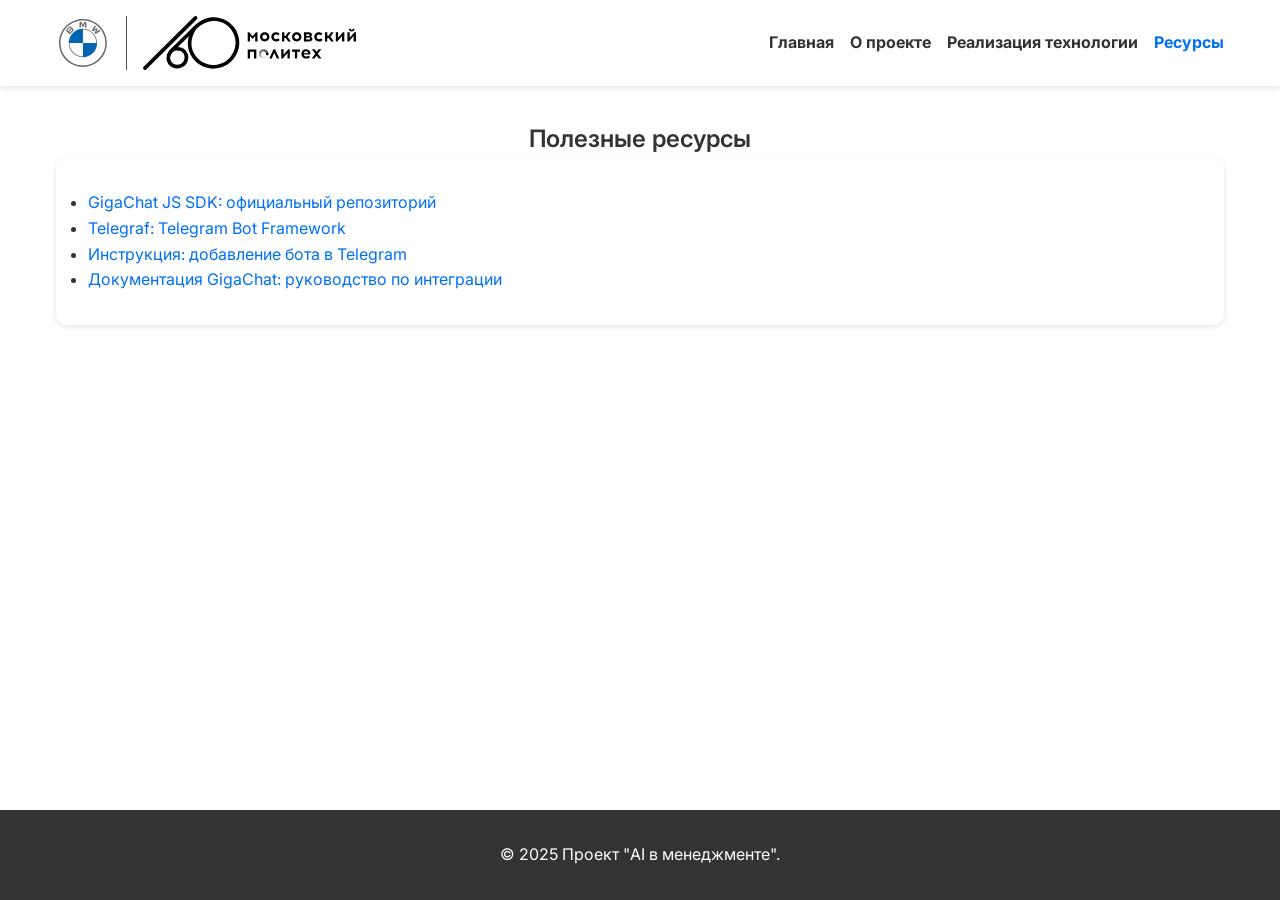
<file: site/resources.html>
<!DOCTYPE html>
<html lang="ru">
<head>
    <meta charset="UTF-8">
    <meta name="viewport" content="width=device-width, initial-scale=1.0">
    <title>AI в менеджменте | Ресурсы</title>
    <link rel="stylesheet" href="styles.css">
</head>
<body>
    <header>
        <div class="width-container flex header_main">
            <div class="logo-container">
                <a class="flex" href="https://www.bmw.com" target="_blank">
                    <svg xmlns="http://www.w3.org/2000/svg" width="54" height="54" fill="none">
                        <path fill="#6a6d6d" fill-rule="evenodd" clip-rule="evenodd"
                            d="M3 26.94C3 13.72 13.72 3 26.94 3c13.223 0 23.942 10.72 23.942 23.94 0 13.223-10.72 23.942-23.941 23.942C13.719 50.882 3 40.162 3 26.94Zm23.94 22.385c12.364 0 22.385-10.022 22.385-22.384S39.303 4.557 26.94 4.557 4.557 14.579 4.557 26.941s10.02 22.384 22.384 22.384Z" />
                        <path fill="#6a6d6d" fill-rule="evenodd" clip-rule="evenodd"
                            d="M26.941 13.522v-.779c7.84 0 14.198 6.357 14.198 14.198h-.779c0-7.4-6.02-13.42-13.419-13.42ZM13.523 26.94c0 7.4 6.02 13.419 13.418 13.419v.778c-7.84 0-14.197-6.357-14.197-14.197h.779Z" />
                        <path fill="#6a6d6d"
                            d="M38.543 16.783c.325.35.794.912 1.057 1.254l4.848-3.077a32.175 32.175 0 0 0-.916-1.137l-3.07 2.03-.21.18.156-.228 1.356-2.706-.959-.958-2.707 1.355-.228.157.182-.21 2.031-3.069a29.59 29.59 0 0 0-1.139-.92l-3.077 4.843c.39.3.904.74 1.232 1.04l2.897-1.503.186-.136-.137.185-1.502 2.9ZM27.543 10.645l1.324-2.968.085-.263-.024.275.14 3.965c.464.043.944.108 1.417.187l-.216-5.873a29.402 29.402 0 0 0-1.979-.153l-1.305 3.239-.046.24-.047-.24-1.303-3.239a29.4 29.4 0 0 0-1.98.153l-.215 5.873a21.04 21.04 0 0 1 1.418-.187l.14-3.965-.025-.275.085.263 1.325 2.968h1.206Z" />
                        <path fill="#6a6d6d" fill-rule="evenodd" clip-rule="evenodd"
                            d="M16.83 15.325c.765-.807 1.199-1.739.433-2.628-.417-.483-1.116-.589-1.696-.35l-.058.022.018-.05c.086-.23.141-.962-.482-1.468a1.442 1.442 0 0 0-1.072-.298c-.719.073-1.272.564-2.778 2.244a36.357 36.357 0 0 0-1.513 1.824l4.137 3.924c1.083-1.2 1.66-1.803 2.388-2.566l.623-.654Zm-5.399-.96c.834-1.02 1.719-1.944 2.12-2.31.127-.115.265-.23.432-.276.272-.074.552.118.615.397.064.28-.112.546-.308.766-.44.497-2.056 2.187-2.056 2.187l-.803-.764Zm3.708-.659c-.514.532-2.088 2.196-2.088 2.196l.84.795 2.085-2.232c.16-.173.355-.4.407-.638a.49.49 0 0 0-.21-.518c-.178-.118-.377-.1-.558-.011-.141.069-.272.197-.476.408Z" />
                        <path fill="#0066B1"
                            d="M26.941 12.743v14.198H12.744c0-7.846 6.351-14.197 14.197-14.197ZM41.139 26.94c0 7.847-6.352 14.198-14.198 14.198V26.941H41.14Z" />
                    </svg>
                </a>
                <a class="flex" href="https://mospolytech.ru" target="_blank">
                    <svg xmlns="http://www.w3.org/2000/svg" version="1.2" viewBox="0 0 580 147" height="54">
                        <path
                            d="m5.2 146.8c-1.3 0-2.6-0.5-3.5-1.5-1.9-2-1.9-5.1 0-7.1l137.8-136.7c2-1.9 5.1-1.9 7.1 0 1.9 2 1.9 5.1 0 7.1l-137.9 136.8c-0.9 0.9-2.2 1.4-3.5 1.4z" />
                        <path
                            d="m190.2 143.3c-24.7 0-48.4-14.5-60.3-36.9-12.6-23.7-10.1-51.6 6.9-76.6 1.5-2.3 4.7-2.9 6.9-1.3 2.3 1.5 2.9 4.7 1.3 6.9-14.8 21.8-17.1 46-6.3 66.3 10.2 19.2 30.3 31.6 51.3 31.6 19.9-0.3 35.8-7.5 47.4-21.2 8.9-10.5 13.5-23.5 14.1-31.7 0.2-2.8 2.6-4.8 5.3-4.6 2.8 0.2 4.8 2.6 4.6 5.3-0.6 9.1-5.3 24.3-16.4 37.4-9.1 11.1-26.2 24.3-54.8 24.8z" />
                        <path d="m305.4 69.3v-14.7l-7 8-7-8v14.7h-6.3v-24.9h4.1l9.2 10.7 9.2-10.7h4.1v24.9z" />
                        <path
                            d="m344.2 56.8c0 7.1-5.7 12.8-12.8 12.8-7.1 0-12.8-5.7-12.8-12.8 0-7.1 5.7-12.8 12.8-12.8 7 0 12.8 5.7 12.8 12.8zm-19.2 0c0 4.1 3.1 6.6 6.4 6.6 3.3 0 6.4-2.5 6.4-6.6 0-4.1-3.1-6.7-6.4-6.7-3.4 0-6.4 2.6-6.4 6.7z" />
                        <path
                            d="m372 48.6l-3.8 4.1c-2-1.9-3.8-2.5-6-2.5-3.3 0-6.4 2.5-6.4 6.6 0 4.1 3.1 6.6 6.4 6.6 2.2 0 4-0.6 6-2.5l3.8 4.1c-2.3 2.8-5.9 4.6-9.8 4.6-7.1 0-12.8-5.7-12.8-12.8 0-7.1 5.7-12.8 12.8-12.8 3.9 0 7.5 1.8 9.8 4.6z" />
                        <path
                            d="m384.8 69.3h-6.3v-24.9h6.3v9.1h3.7l6.6-9.1h7l-8.7 12.2 9.1 12.8h-7.1l-7-9.7h-3.7v9.6z" />
                        <path
                            d="m431.3 56.8c0 7.1-5.7 12.8-12.8 12.8-7.1 0-12.8-5.7-12.8-12.8 0-7.1 5.7-12.8 12.8-12.8 7.1 0 12.8 5.7 12.8 12.8zm-19.2 0c0 4.1 3.1 6.6 6.4 6.6 3.3 0 6.4-2.5 6.4-6.6 0-4.1-3.1-6.7-6.4-6.7-3.3 0-6.4 2.6-6.4 6.7z" />
                        <path
                            d="m451.3 44.3c5.9 0 8.6 2.5 8.6 6.8 0 2.3-0.9 4.3-3.4 5.1 3 0.7 4.5 2.8 4.5 5.6 0 5.3-2.9 7.4-9.7 7.4h-13.1v-24.9zm-6.7 9.9h6.4c1.8-0.1 2.6-0.9 2.6-2.2 0-1.3-0.8-2.2-2.7-2.2h-6.3zm6.9 9.7c2.4 0 3.2-1.1 3.2-2.6 0-1.4-0.8-2.5-3.1-2.5h-7v5.1z" />
                        <path
                            d="m488.9 48.6l-3.8 4.1c-2-1.9-3.8-2.5-6-2.5-3.3 0-6.4 2.5-6.4 6.6 0 4.1 3.1 6.6 6.4 6.6 2.2 0 4-0.6 6-2.5l3.8 4.1c-2.3 2.8-5.9 4.6-9.8 4.6-7.1 0-12.8-5.7-12.8-12.8 0-7.1 5.7-12.8 12.8-12.8 3.9 0 7.4 1.8 9.8 4.6z" />
                        <path
                            d="m501.7 69.3h-6.3v-24.9h6.3v9.1h3.7l6.6-9.1h7l-8.7 12.2 9.1 12.8h-7.1l-7-9.7h-3.7v9.6z" />
                        <path d="m541.8 69.3v-14.7l-12.8 14.7h-4.1v-24.9h6.3v14.6l12.8-14.7h4.1v24.9h-6.3z" />
                        <path
                            d="m573.4 69.3v-14.7l-12.8 14.7h-4.1v-24.9h6.3v14.6l12.8-14.7h4.1v24.9h-6.3zm-13-34.7h4.4c0 1.8 1.5 3.2 3.4 3.2 1.9 0 3.5-1.4 3.5-3.2h4.3c0 4.4-3.5 7.6-7.8 7.6-4.4 0-7.8-3.2-7.8-7.6z" />
                        <path d="m302.3 115.7v-18.7h-10.9v18.8h-6.3v-24.9h23.5v24.9h-6.3z" />
                        <path fill-rule="evenodd" d="m335.8 103.5z" />
                        <path
                            d="m335.6 105.5c0.1 0 0.1 0 0.1-0.1 0-0.1 0-0.1-0.1-0.1-0.1 0-0.1 0-0.1 0.1-0.1 0.1 0 0.1 0.1 0.1z" />
                        <path
                            d="m334.8 107.4c0.1 0 0.2-0.1 0.2-0.2 0-0.1-0.1-0.2-0.2-0.2-0.1 0-0.2 0.1-0.2 0.2 0 0.1 0.1 0.2 0.2 0.2z" />
                        <path fill-rule="evenodd"
                            d="m333.7 109c-0.2 0-0.3-0.1-0.3-0.3 0-0.2 0.1-0.3 0.3-0.3 0.2 0 0.3 0.1 0.3 0.3 0 0.2-0.1 0.3-0.3 0.3z" />
                        <path d="m332.3 110.3q0.3 0 0.3-0.3 0-0.3-0.3-0.3-0.3 0-0.3 0.3c-0.1 0.1 0.1 0.3 0.3 0.3z" />
                        <path d="m330.6 111.1q0.3 0 0.3-0.3 0-0.3-0.3-0.3-0.3 0-0.3 0.3c-0.1 0.1 0.1 0.3 0.3 0.3z" />
                        <path d="m328.7 111.5q0.3 0 0.3-0.3 0-0.3-0.3-0.3-0.3 0-0.3 0.3c-0.1 0.1 0.1 0.3 0.3 0.3z" />
                        <path
                            d="m326.8 111.3c0.2 0 0.3-0.2 0.3-0.4 0-0.2-0.1-0.4-0.3-0.4-0.2 0-0.4 0.2-0.4 0.4 0 0.2 0.2 0.4 0.4 0.4z" />
                        <path
                            d="m325 110.8c0.2 0 0.4-0.2 0.4-0.4 0-0.2-0.2-0.4-0.4-0.4-0.2 0-0.4 0.2-0.4 0.4 0 0.2 0.1 0.4 0.4 0.4z" />
                        <path
                            d="m323.4 109.8c0.2 0 0.4-0.2 0.4-0.4 0-0.2-0.2-0.4-0.4-0.4-0.2 0-0.4 0.2-0.4 0.4 0 0.2 0.1 0.4 0.4 0.4z" />
                        <path
                            d="m322.1 108.5c0.3 0 0.5-0.2 0.5-0.5 0-0.3-0.2-0.5-0.5-0.5-0.3 0-0.5 0.2-0.5 0.5 0 0.3 0.2 0.5 0.5 0.5z" />
                        <path
                            d="m321.1 106.9c0.3 0 0.6-0.2 0.6-0.6 0-0.3-0.2-0.6-0.6-0.6-0.3 0-0.6 0.2-0.6 0.6 0.1 0.3 0.3 0.6 0.6 0.6z" />
                        <path
                            d="m320.7 105.1c0.3 0 0.6-0.3 0.6-0.6 0-0.3-0.3-0.6-0.6-0.6-0.3 0-0.6 0.3-0.6 0.6-0.1 0.3 0.2 0.6 0.6 0.6z" />
                        <path
                            d="m320.7 103.2c0.4 0 0.6-0.3 0.6-0.6 0-0.4-0.3-0.6-0.6-0.6-0.4 0-0.6 0.3-0.6 0.6 0 0.3 0.2 0.6 0.6 0.6z" />
                        <path fill-rule="evenodd"
                            d="m321.1 101.4c-0.4 0-0.7-0.3-0.7-0.7 0-0.4 0.3-0.7 0.7-0.7 0.4 0 0.7 0.3 0.7 0.7 0 0.4-0.3 0.7-0.7 0.7z" />
                        <path
                            d="m322.1 99.7c0.4 0 0.7-0.3 0.7-0.7 0-0.4-0.3-0.7-0.7-0.7-0.4 0-0.7 0.3-0.7 0.7-0.1 0.4 0.3 0.7 0.7 0.7z" />
                        <path
                            d="m323.4 98.4c0.4 0 0.8-0.3 0.8-0.8 0-0.5-0.3-0.8-0.8-0.8-0.4 0-0.8 0.3-0.8 0.8 0 0.5 0.3 0.8 0.8 0.8z" />
                        <path
                            d="m325 97.4c0.4 0 0.8-0.4 0.8-0.8 0-0.4-0.4-0.8-0.8-0.8-0.4 0-0.8 0.4-0.8 0.8 0 0.5 0.3 0.8 0.8 0.8z" />
                        <path
                            d="m326.8 96.9c0.5 0 0.8-0.4 0.8-0.8 0-0.5-0.4-0.8-0.8-0.8-0.5 0-0.8 0.4-0.8 0.8-0.1 0.4 0.3 0.8 0.8 0.8z" />
                        <path
                            d="m328.7 96.7c0.5 0 0.8-0.4 0.8-0.8 0-0.5-0.4-0.8-0.8-0.8-0.5 0-0.8 0.4-0.8 0.8-0.1 0.5 0.3 0.8 0.8 0.8z" />
                        <path
                            d="m330.6 97.1c0.5 0 0.9-0.4 0.9-0.9 0-0.5-0.4-0.8-0.9-0.8-0.5 0-0.9 0.4-0.9 0.9 0 0.4 0.4 0.8 0.9 0.8z" />
                        <path
                            d="m332.3 97.9c0.5 0 0.9-0.4 0.9-0.9 0-0.5-0.4-0.9-0.9-0.9-0.5 0-0.9 0.4-0.9 0.9 0 0.6 0.4 0.9 0.9 0.9z" />
                        <path
                            d="m333.7 99.2c0.5 0 0.9-0.4 0.9-0.9 0-0.5-0.4-0.9-0.9-0.9-0.5 0-0.9 0.4-0.9 0.9 0.1 0.5 0.4 0.9 0.9 0.9z" />
                        <path
                            d="m334.8 100.7c0.5 0 0.9-0.4 0.9-0.9 0-0.5-0.4-0.9-0.9-0.9-0.5 0-0.9 0.4-0.9 0.9 0 0.5 0.5 0.9 0.9 0.9z" />
                        <path fill-rule="evenodd"
                            d="m335.5 102.5c-0.5 0-0.9-0.4-0.9-0.9 0-0.5 0.4-0.9 0.9-0.9 0.5 0 0.9 0.4 0.9 0.9 0 0.5-0.4 0.9-0.9 0.9z" />
                        <path fill-rule="evenodd" d="m337.3 103.5z" />
                        <path d="m337.1 105.5q0.1 0 0 0c0.1-0.1 0-0.2 0-0.2 0 0-0.1 0.1 0 0.2q-0.2 0 0 0z" />
                        <path
                            d="m336.5 107.4c0.1 0 0.2-0.1 0.2-0.2 0-0.1-0.1-0.2-0.2-0.2-0.1 0-0.2 0.1-0.2 0.2 0.1 0.1 0.1 0.2 0.2 0.2z" />
                        <path fill-rule="evenodd"
                            d="m335.6 109.1c-0.1 0-0.2-0.1-0.2-0.2 0-0.1 0.1-0.2 0.2-0.2 0.1 0 0.2 0.1 0.2 0.2 0 0.1-0.1 0.2-0.2 0.2z" />
                        <path fill-rule="evenodd"
                            d="m334.3 110.6c-0.2 0-0.3-0.1-0.3-0.3 0-0.2 0.1-0.3 0.3-0.3 0.2 0 0.3 0.1 0.3 0.3 0 0.2-0.1 0.3-0.3 0.3z" />
                        <path d="m332.7 111.7q0.3 0 0.3-0.3 0-0.3-0.3-0.3-0.3 0-0.3 0.3 0.1 0.3 0.3 0.3z" />
                        <path d="m331 112.5q0.3 0 0.3-0.3 0-0.3-0.3-0.3-0.3 0-0.3 0.3 0 0.3 0.3 0.3z" />
                        <path d="m329.1 112.9q0.3 0 0.3-0.3 0-0.3-0.3-0.3-0.3 0-0.3 0.3 0 0.3 0.3 0.3z" />
                        <path
                            d="m327.2 112.9c0.2 0 0.3-0.2 0.3-0.4 0-0.2-0.1-0.4-0.3-0.4-0.2 0-0.4 0.2-0.4 0.4 0.1 0.3 0.2 0.4 0.4 0.4z" />
                        <path
                            d="m325.4 112.6c0.2 0 0.4-0.2 0.4-0.4 0-0.2-0.2-0.4-0.4-0.4-0.2 0-0.4 0.2-0.4 0.4 0 0.2 0.2 0.4 0.4 0.4z" />
                        <path
                            d="m323.6 111.8c0.2 0 0.4-0.2 0.4-0.4 0-0.2-0.2-0.4-0.4-0.4-0.2 0-0.4 0.2-0.4 0.4 0 0.2 0.2 0.4 0.4 0.4z" />
                        <path fill-rule="evenodd"
                            d="m322.1 110.8c-0.3 0-0.5-0.2-0.5-0.5 0-0.3 0.2-0.5 0.5-0.5 0.3 0 0.5 0.2 0.5 0.5 0 0.3-0.2 0.5-0.5 0.5z" />
                        <path
                            d="m320.8 109.4c0.3 0 0.5-0.2 0.5-0.5 0-0.3-0.2-0.5-0.5-0.5-0.3 0-0.5 0.2-0.5 0.5 0 0.3 0.3 0.5 0.5 0.5z" />
                        <path
                            d="m319.9 107.8c0.3 0 0.6-0.3 0.6-0.6 0-0.3-0.3-0.6-0.6-0.6-0.3 0-0.6 0.3-0.6 0.6 0 0.3 0.2 0.6 0.6 0.6z" />
                        <path
                            d="m319.3 106c0.3 0 0.6-0.3 0.6-0.6 0-0.3-0.3-0.6-0.6-0.6-0.3 0-0.6 0.3-0.6 0.6 0 0.3 0.2 0.6 0.6 0.6z" />
                        <path
                            d="m319.1 104.1c0.3 0 0.6-0.3 0.6-0.6 0-0.3-0.3-0.6-0.6-0.6-0.3 0-0.6 0.3-0.6 0.6 0 0.3 0.2 0.6 0.6 0.6z" />
                        <path
                            d="m319.3 102.2c0.3 0 0.6-0.3 0.6-0.6 0-0.3-0.3-0.6-0.6-0.6-0.3 0-0.6 0.3-0.6 0.6-0.1 0.4 0.2 0.6 0.6 0.6z" />
                        <path
                            d="m319.9 100.5c0.4 0 0.7-0.3 0.7-0.7 0-0.4-0.3-0.7-0.7-0.7-0.4 0-0.7 0.3-0.7 0.7 0 0.4 0.3 0.7 0.7 0.7z" />
                        <path
                            d="m320.8 98.9c0.4 0 0.7-0.3 0.7-0.7 0-0.4-0.3-0.7-0.7-0.7-0.4 0-0.7 0.3-0.7 0.7 0 0.3 0.3 0.7 0.7 0.7z" />
                        <path
                            d="m322.1 97.5c0.4 0 0.8-0.3 0.8-0.8 0-0.4-0.3-0.8-0.8-0.8-0.4 0-0.8 0.3-0.8 0.8 0 0.4 0.4 0.8 0.8 0.8z" />
                        <path
                            d="m323.6 96.4c0.4 0 0.8-0.3 0.8-0.8 0-0.4-0.3-0.8-0.8-0.8-0.4 0-0.8 0.3-0.8 0.8 0 0.4 0.4 0.8 0.8 0.8z" />
                        <path
                            d="m325.4 95.6c0.5 0 0.8-0.4 0.8-0.8 0-0.5-0.4-0.8-0.8-0.8-0.5 0-0.8 0.4-0.8 0.8 0 0.5 0.3 0.8 0.8 0.8z" />
                        <path
                            d="m327.2 95.3c0.5 0 0.8-0.4 0.8-0.8 0-0.5-0.4-0.8-0.8-0.8-0.5 0-0.8 0.4-0.8 0.8 0 0.4 0.4 0.8 0.8 0.8z" />
                        <path
                            d="m329.1 95.3c0.5 0 0.8-0.4 0.8-0.8 0-0.5-0.4-0.8-0.8-0.8-0.5 0-0.8 0.4-0.8 0.8 0 0.4 0.4 0.8 0.8 0.8z" />
                        <path
                            d="m331 95.7c0.5 0 0.9-0.4 0.9-0.9 0-0.5-0.4-0.9-0.9-0.9-0.5 0-0.9 0.4-0.9 0.9 0.1 0.5 0.5 0.9 0.9 0.9z" />
                        <path
                            d="m332.7 96.4c0.5 0 0.9-0.4 0.9-0.9 0-0.5-0.4-0.9-0.9-0.9-0.5 0-0.9 0.4-0.9 0.9 0.1 0.5 0.5 0.9 0.9 0.9z" />
                        <path
                            d="m334.3 97.6c0.5 0 0.9-0.4 0.9-0.9 0-0.5-0.4-0.9-0.9-0.9-0.5 0-0.9 0.4-0.9 0.9 0 0.5 0.4 0.9 0.9 0.9z" />
                        <path
                            d="m335.6 99c0.5 0 0.9-0.4 0.9-0.9 0-0.5-0.4-0.9-0.9-0.9-0.5 0-0.9 0.4-0.9 0.9 0 0.5 0.4 0.9 0.9 0.9z" />
                        <path
                            d="m336.5 100.7c0.5 0 0.9-0.4 0.9-0.9 0-0.5-0.4-0.9-0.9-0.9-0.5 0-0.9 0.4-0.9 0.9 0 0.5 0.4 0.9 0.9 0.9z" />
                        <path
                            d="m337.1 102.5c0.5 0 0.9-0.4 0.9-0.9 0-0.5-0.4-0.9-0.9-0.9-0.5 0-0.9 0.4-0.9 0.9 0 0.5 0.4 0.9 0.9 0.9z" />
                        <path d="m338.8 103.5c0 0 0.1 0 0 0 0.1 0 0-0.1 0 0 0-0.1 0 0 0 0z" />
                        <path d="m338.6 105.5q0.1 0 0 0c0.1-0.1 0-0.2 0-0.2 0 0 0 0.1 0 0.2z" />
                        <path
                            d="m338.2 107.4c0.1 0 0.1-0.1 0.1-0.1 0-0.1-0.1-0.1-0.1-0.1l-0.1 0.1c-0.1 0 0 0.1 0.1 0.1z" />
                        <path
                            d="m337.3 109.2c0.1 0 0.2-0.1 0.2-0.2 0-0.1-0.1-0.2-0.2-0.2-0.1 0-0.2 0.1-0.2 0.2 0 0.1 0.1 0.2 0.2 0.2z" />
                        <path
                            d="m336.2 110.8c0.1 0 0.2-0.1 0.2-0.2 0-0.1-0.1-0.2-0.2-0.2-0.1 0-0.2 0.1-0.2 0.2 0 0 0.1 0.2 0.2 0.2z" />
                        <path d="m334.8 112.1q0.3 0 0.3-0.3 0-0.3-0.3-0.3-0.3 0-0.3 0.3 0 0.3 0.3 0.3z" />
                        <path d="m333.2 113.2q0.3 0 0.3-0.3 0-0.3-0.3-0.3-0.3 0-0.3 0.3 0 0.3 0.3 0.3z" />
                        <path d="m331.5 114q0.3 0 0.3-0.3 0-0.3-0.3-0.3-0.3 0-0.3 0.3c-0.1 0.1 0.1 0.3 0.3 0.3z" />
                        <path d="m329.6 114.4q0.3 0 0.3-0.3 0-0.3-0.3-0.3-0.3 0-0.3 0.3 0 0.3 0.3 0.3z" />
                        <path
                            d="m327.7 114.5c0.2 0 0.4-0.2 0.4-0.4 0-0.2-0.1-0.4-0.4-0.4-0.2 0-0.4 0.2-0.4 0.4 0.1 0.2 0.2 0.4 0.4 0.4z" />
                        <path
                            d="m325.8 114.3c0.2 0 0.4-0.2 0.4-0.4 0-0.2-0.2-0.4-0.4-0.4-0.2 0-0.4 0.2-0.4 0.4 0 0.2 0.2 0.4 0.4 0.4z" />
                        <path
                            d="m324 113.7c0.2 0 0.4-0.2 0.4-0.4 0-0.2-0.2-0.4-0.4-0.4-0.2 0-0.4 0.2-0.4 0.4 0 0.2 0.2 0.4 0.4 0.4z" />
                        <path
                            d="m322.4 112.8c0.2 0 0.4-0.2 0.4-0.4 0-0.2-0.2-0.4-0.4-0.4-0.2 0-0.4 0.2-0.4 0.4-0.1 0.2 0.1 0.4 0.4 0.4z" />
                        <path
                            d="m320.8 111.7c0.3 0 0.5-0.2 0.5-0.5 0-0.3-0.2-0.5-0.5-0.5-0.3 0-0.5 0.2-0.5 0.5 0.1 0.3 0.3 0.5 0.5 0.5z" />
                        <path
                            d="m319.6 110.3c0.3 0 0.5-0.2 0.5-0.5 0-0.3-0.2-0.5-0.5-0.5-0.3 0-0.5 0.2-0.5 0.5 0 0.3 0.2 0.5 0.5 0.5z" />
                        <path
                            d="m318.6 108.7c0.3 0 0.6-0.2 0.6-0.6 0-0.3-0.2-0.6-0.6-0.6-0.3 0-0.6 0.2-0.6 0.6 0.1 0.3 0.3 0.6 0.6 0.6z" />
                        <path
                            d="m318 107c0.3 0 0.6-0.3 0.6-0.6 0-0.3-0.3-0.6-0.6-0.6-0.3 0-0.6 0.3-0.6 0.6 0 0.3 0.2 0.6 0.6 0.6z" />
                        <path
                            d="m317.6 105.1c0.3 0 0.6-0.3 0.6-0.6 0-0.3-0.3-0.6-0.6-0.6-0.3 0-0.6 0.3-0.6 0.6 0 0.3 0.3 0.6 0.6 0.6z" />
                        <path
                            d="m317.6 103.2c0.4 0 0.6-0.3 0.6-0.6 0-0.4-0.3-0.6-0.6-0.6-0.4 0-0.6 0.3-0.6 0.6 0 0.3 0.3 0.6 0.6 0.6z" />
                        <path fill-rule="evenodd"
                            d="m318 101.4c-0.4 0-0.7-0.3-0.7-0.7 0-0.4 0.3-0.7 0.7-0.7 0.4 0 0.7 0.3 0.7 0.7 0 0.4-0.3 0.7-0.7 0.7z" />
                        <path
                            d="m318.6 99.6c0.4 0 0.7-0.3 0.7-0.7 0-0.4-0.3-0.7-0.7-0.7-0.4 0-0.7 0.3-0.7 0.7 0 0.4 0.4 0.7 0.7 0.7z" />
                        <path fill-rule="evenodd"
                            d="m319.6 97.9c-0.4 0-0.7-0.3-0.7-0.7 0-0.4 0.3-0.7 0.7-0.7 0.4 0 0.7 0.3 0.7 0.7 0 0.4-0.3 0.7-0.7 0.7z" />
                        <path
                            d="m320.8 96.5c0.4 0 0.7-0.3 0.7-0.7 0-0.4-0.3-0.7-0.7-0.7-0.4 0-0.7 0.3-0.7 0.7 0 0.4 0.4 0.7 0.7 0.7z" />
                        <path
                            d="m322.4 95.4c0.4 0 0.8-0.3 0.8-0.8 0-0.4-0.3-0.8-0.8-0.8-0.4 0-0.8 0.3-0.8 0.8 0 0.5 0.3 0.8 0.8 0.8z" />
                        <path
                            d="m324 94.5c0.4 0 0.8-0.4 0.8-0.8 0-0.4-0.4-0.8-0.8-0.8-0.4 0-0.8 0.4-0.8 0.8 0 0.4 0.4 0.8 0.8 0.8z" />
                        <path
                            d="m325.8 93.9c0.5 0 0.8-0.4 0.8-0.8 0-0.5-0.4-0.8-0.8-0.8-0.5 0-0.8 0.4-0.8 0.8 0 0.5 0.4 0.8 0.8 0.8z" />
                        <path
                            d="m327.7 93.7c0.5 0 0.8-0.4 0.8-0.8 0-0.5-0.4-0.8-0.8-0.8-0.5 0-0.8 0.4-0.8 0.8 0 0.4 0.4 0.8 0.8 0.8z" />
                        <path
                            d="m329.6 93.8c0.5 0 0.8-0.4 0.8-0.9 0-0.5-0.4-0.9-0.8-0.9-0.5 0-0.8 0.4-0.8 0.9 0 0.5 0.3 0.9 0.8 0.9z" />
                        <path
                            d="m331.5 94.2c0.5 0 0.9-0.4 0.9-0.9 0-0.5-0.4-0.9-0.9-0.9-0.5 0-0.9 0.4-0.9 0.9 0 0.5 0.4 0.9 0.9 0.9z" />
                        <path
                            d="m333.2 95c0.5 0 0.9-0.4 0.9-0.9 0-0.5-0.4-0.9-0.9-0.9-0.5 0-0.9 0.4-0.9 0.9 0.1 0.5 0.5 0.9 0.9 0.9z" />
                        <path
                            d="m334.8 96c0.5 0 0.9-0.4 0.9-0.9 0-0.5-0.4-0.9-0.9-0.9-0.5 0-0.9 0.4-0.9 0.9 0.1 0.5 0.5 0.9 0.9 0.9z" />
                        <path
                            d="m336.2 97.4c0.5 0 0.9-0.4 0.9-0.9 0-0.5-0.4-0.9-0.9-0.9-0.5 0-0.9 0.4-0.9 0.9 0 0.5 0.4 0.9 0.9 0.9z" />
                        <path
                            d="m337.3 98.9c0.5 0 0.9-0.4 0.9-0.9 0-0.5-0.4-0.9-0.9-0.9-0.5 0-0.9 0.4-0.9 0.9 0 0.5 0.4 0.9 0.9 0.9z" />
                        <path
                            d="m338.2 100.7c0.5 0 0.9-0.4 0.9-0.9 0-0.5-0.4-0.9-0.9-0.9-0.5 0-0.9 0.4-0.9 0.9-0.1 0.4 0.3 0.9 0.9 0.9z" />
                        <path fill-rule="evenodd"
                            d="m338.6 102.5c-0.5 0-0.9-0.4-0.9-0.9 0-0.5 0.4-0.9 0.9-0.9 0.5 0 0.9 0.4 0.9 0.9 0 0.5-0.4 0.9-0.9 0.9z" />
                        <path fill-rule="evenodd" d="m340.2 105.4z" />
                        <path
                            d="m339.8 107.4c0.1 0 0.1-0.1 0.1-0.1 0-0.1-0.1-0.1-0.1-0.1l-0.1 0.1c-0.1 0.1 0 0.1 0.1 0.1z" />
                        <path d="m339 109.2c0.1 0 0.1-0.1 0.1-0.1l-0.1-0.1-0.1 0.1c0 0 0 0.1 0.1 0.1z" />
                        <path
                            d="m338 110.9c0.1 0 0.2-0.1 0.2-0.2 0-0.1-0.1-0.2-0.2-0.2-0.1 0-0.2 0.1-0.2 0.2 0 0.1 0.1 0.2 0.2 0.2z" />
                        <path
                            d="m336.8 112.4c0.1 0 0.3-0.1 0.3-0.3 0-0.1-0.1-0.3-0.3-0.3q-0.3 0-0.3 0.3 0 0.3 0.3 0.3z" />
                        <path d="m335.3 113.6q0.3 0 0.3-0.3 0-0.3-0.3-0.3-0.3 0-0.3 0.3c0 0.2 0.2 0.3 0.3 0.3z" />
                        <path d="m333.7 114.7q0.3 0 0.3-0.3 0-0.3-0.3-0.3-0.3 0-0.3 0.3c0 0.1 0.1 0.3 0.3 0.3z" />
                        <path d="m332 115.4q0.3 0 0.3-0.3 0-0.3-0.3-0.3-0.3 0-0.3 0.3c-0.1 0.2 0.1 0.3 0.3 0.3z" />
                        <path d="m330.1 115.9q0.3 0 0.3-0.3 0-0.3-0.3-0.3-0.3 0-0.3 0.3 0 0.3 0.3 0.3z" />
                        <path d="m328.2 116q0.3 0 0.3-0.3 0-0.3-0.3-0.3-0.3 0-0.3 0.3c-0.1 0.2 0.1 0.3 0.3 0.3z" />
                        <path
                            d="m326.3 115.9c0.2 0 0.3-0.2 0.3-0.4 0-0.2-0.1-0.4-0.3-0.4-0.2 0-0.4 0.2-0.4 0.4 0 0.2 0.2 0.4 0.4 0.4z" />
                        <path
                            d="m324.5 115.5c0.2 0 0.4-0.2 0.4-0.4 0-0.2-0.2-0.4-0.4-0.4-0.2 0-0.4 0.2-0.4 0.4 0 0.2 0.1 0.4 0.4 0.4z" />
                        <path
                            d="m322.7 114.8c0.2 0 0.4-0.2 0.4-0.4 0-0.2-0.2-0.4-0.4-0.4-0.2 0-0.4 0.2-0.4 0.4 0 0.2 0.2 0.4 0.4 0.4z" />
                        <path
                            d="m321.1 113.8c0.2 0 0.4-0.2 0.4-0.4 0-0.2-0.2-0.4-0.4-0.4-0.2 0-0.4 0.2-0.4 0.4-0.1 0.2 0.1 0.4 0.4 0.4z" />
                        <path
                            d="m319.6 112.6c0.3 0 0.5-0.2 0.5-0.5 0-0.3-0.2-0.5-0.5-0.5-0.3 0-0.5 0.2-0.5 0.5 0 0.3 0.2 0.5 0.5 0.5z" />
                        <path
                            d="m318.4 111.2c0.3 0 0.6-0.2 0.6-0.6 0-0.3-0.2-0.6-0.6-0.6-0.3 0-0.6 0.2-0.6 0.6 0 0.4 0.3 0.6 0.6 0.6z" />
                        <path
                            d="m317.4 109.6c0.3 0 0.6-0.2 0.6-0.6 0-0.3-0.2-0.6-0.6-0.6-0.3 0-0.6 0.2-0.6 0.6 0 0.4 0.3 0.6 0.6 0.6z" />
                        <path
                            d="m316.6 107.9c0.3 0 0.6-0.3 0.6-0.6 0-0.3-0.3-0.6-0.6-0.6-0.3 0-0.6 0.2-0.6 0.6 0 0.3 0.3 0.6 0.6 0.6z" />
                        <path
                            d="m316.2 106c0.3 0 0.6-0.3 0.6-0.6 0-0.3-0.3-0.6-0.6-0.6-0.3 0-0.6 0.3-0.6 0.6 0 0.3 0.3 0.6 0.6 0.6z" />
                        <path
                            d="m316.1 104.1c0.3 0 0.6-0.3 0.6-0.6 0-0.3-0.3-0.6-0.6-0.6-0.3 0-0.6 0.3-0.6 0.6-0.1 0.3 0.2 0.6 0.6 0.6z" />
                        <path
                            d="m316.2 102.2c0.4 0 0.6-0.3 0.6-0.6 0-0.3-0.3-0.6-0.6-0.6-0.4 0-0.6 0.3-0.6 0.6 0 0.3 0.3 0.6 0.6 0.6z" />
                        <path fill-rule="evenodd"
                            d="m316.6 100.4c-0.4 0-0.7-0.3-0.7-0.7 0-0.4 0.3-0.7 0.7-0.7 0.4 0 0.7 0.3 0.7 0.7 0 0.4-0.3 0.7-0.7 0.7z" />
                        <path
                            d="m317.4 98.7c0.4 0 0.7-0.3 0.7-0.7 0-0.4-0.3-0.7-0.7-0.7-0.4 0-0.7 0.3-0.7 0.7 0 0.3 0.3 0.7 0.7 0.7z" />
                        <path
                            d="m318.4 97c0.4 0 0.7-0.3 0.7-0.7 0-0.4-0.3-0.7-0.7-0.7-0.4 0-0.7 0.3-0.7 0.7 0 0.4 0.3 0.7 0.7 0.7z" />
                        <path
                            d="m319.6 95.6c0.4 0 0.7-0.3 0.7-0.7 0-0.4-0.3-0.7-0.7-0.7-0.4 0-0.7 0.3-0.7 0.7 0 0.4 0.3 0.7 0.7 0.7z" />
                        <path
                            d="m321.1 94.4c0.4 0 0.8-0.3 0.8-0.8 0-0.4-0.3-0.8-0.8-0.8-0.5 0-0.8 0.3-0.8 0.8 0 0.5 0.3 0.8 0.8 0.8z" />
                        <path
                            d="m322.7 93.5c0.4 0 0.8-0.4 0.8-0.8 0-0.4-0.4-0.8-0.8-0.8-0.4 0-0.8 0.4-0.8 0.8 0 0.4 0.4 0.8 0.8 0.8z" />
                        <path
                            d="m324.5 92.7c0.4 0 0.8-0.4 0.8-0.8 0-0.4-0.4-0.8-0.8-0.8-0.4 0-0.8 0.4-0.8 0.8-0.1 0.5 0.3 0.8 0.8 0.8z" />
                        <path
                            d="m326.3 92.3c0.5 0 0.8-0.4 0.8-0.8 0-0.5-0.4-0.9-0.8-0.9-0.5 0-0.8 0.4-0.8 0.8 0 0.4 0.3 0.9 0.8 0.9z" />
                        <path
                            d="m328.2 92.2c0.5 0 0.8-0.4 0.8-0.8 0-0.5-0.4-0.8-0.8-0.8-0.5 0-0.8 0.4-0.8 0.8-0.1 0.4 0.3 0.8 0.8 0.8z" />
                        <path
                            d="m330.1 92.3c0.5 0 0.8-0.4 0.8-0.8 0-0.5-0.4-0.8-0.8-0.8-0.5 0-0.8 0.4-0.8 0.8 0 0.4 0.3 0.8 0.8 0.8z" />
                        <path
                            d="m332 92.8c0.5 0 0.8-0.4 0.8-0.9 0-0.5-0.4-0.9-0.8-0.9-0.5 0-0.8 0.4-0.8 0.9-0.1 0.5 0.3 0.9 0.8 0.9z" />
                        <path
                            d="m333.7 93.5c0.5 0 0.9-0.4 0.9-0.9 0-0.5-0.4-0.9-0.9-0.9-0.5 0-0.9 0.4-0.9 0.9 0 0.5 0.4 0.9 0.9 0.9z" />
                        <path
                            d="m335.3 94.5c0.5 0 0.9-0.4 0.9-0.9 0-0.5-0.4-0.9-0.9-0.9-0.5 0-0.9 0.4-0.9 0.9 0.1 0.5 0.4 0.9 0.9 0.9z" />
                        <path
                            d="m336.8 95.7c0.5 0 0.9-0.4 0.9-0.9 0-0.5-0.4-0.9-0.9-0.9-0.5 0-0.9 0.4-0.9 0.9 0 0.6 0.4 0.9 0.9 0.9z" />
                        <path
                            d="m338 97.2c0.5 0 0.9-0.4 0.9-0.9 0-0.5-0.4-0.9-0.9-0.9-0.5 0-0.9 0.4-0.9 0.9 0 0.5 0.4 0.9 0.9 0.9z" />
                        <path
                            d="m339 98.9c0.5 0 0.9-0.4 0.9-0.9 0-0.5-0.4-0.9-0.9-0.9-0.5 0-0.9 0.4-0.9 0.9 0 0.5 0.4 0.9 0.9 0.9z" />
                        <path
                            d="m339.7 100.7c0.5 0 0.9-0.4 0.9-0.9 0-0.5-0.4-0.9-0.9-0.9-0.5 0-0.9 0.4-0.9 0.9 0 0.5 0.4 0.9 0.9 0.9z" />
                        <path d="m340.2 102.5c0.5 0 1-0.4 1-1 0-0.5-0.4-1-1-1-0.5 0-1 0.4-1 1 0 0.6 0.5 1 1 1z" />
                        <path
                            d="m341.3 103.5c0 1.8-1.5 3.3-3.2 3.3-1.8 0-3.2-1.5-3.2-3.3 0-1.8 1.5-3.3 3.2-3.3 1.7 0.1 3.2 1.5 3.2 3.3z" />
                        <path
                            d="m341.3 103.5c0 1.8-1.5 3.3-3.2 3.3-1.8 0-3.2-1.5-3.2-3.3 0-1.8 1.5-3.3 3.2-3.3 1.7 0.1 3.2 1.5 3.2 3.3z" />
                        <path
                            d="m341.3 103.5c0 1.8-1.5 3.3-3.2 3.3-1.8 0-3.2-1.5-3.2-3.3 0-1.8 1.5-3.3 3.2-3.3 1.7 0.1 3.2 1.5 3.2 3.3z" />
                        <path d="m350.6 115.7h-6.7l11.5-24.9h4.1l11.5 24.9h-6.7l-6.9-15.6z" />
                        <path d="m393.3 115.7v-14.7l-12.8 14.7h-4.1v-24.9h6.3v14.7l12.8-14.7h4.1v24.9z" />
                        <path d="m419.8 115.7h-6.3v-18.7h-7.8v-6.1h21.8v6.1h-7.8v18.7z" />
                        <path
                            d="m454.8 97.2c1 2.3 1.1 5.7 0.4 7.8h-17.4c0 3.4 2.8 5.2 6.2 5.2 2.6 0 5.3-0.6 7.5-1.7l3.3 3.6c-2.7 2-6.4 3.9-10.9 3.9-7.6 0-12.7-5.5-12.7-12.8 0-7.1 4.8-12.8 12.6-12.8 5.4 0.1 9.1 2.6 11 6.8zm-16.7 3.9h11.4c0-0.6-0.2-1.4-0.6-2-0.8-1.6-2.6-2.8-5-2.8-3.4 0-5.7 2.4-5.8 4.8z" />
                        <path
                            d="m466.6 115.7h-7.3l9.7-13-9.2-12h7.3l5.5 6.9 5.4-6.9h7.3l-9.2 12.2 9.8 12.7h-7.3l-6.1-7.7z" />
                        <path
                            d="m93.4 142.9c-10 0-18.8-4.4-24.5-12.3-1.6-2.2-1.1-5.4 1.1-7 2.2-1.6 5.4-1.1 7 1.1 3.8 5.3 9.8 8.2 16.7 8.1 6.5-0.1 12.6-3 15.5-7.4 3.8-5.6 4.9-12.3 3.1-18.3-1.6-5.4-5.4-9.5-10.6-11.6-5.7-2.1-14.6-2.2-19.9 2-2.2 1.7-5.3 1.3-7-0.9-1.7-2.2-1.3-5.3 0.9-7 8.6-6.8 21.4-6.5 29.7-3.4h0.1c8 3.2 14 9.7 16.5 18 2.7 8.9 1.1 18.7-4.4 26.8-4.8 7.1-13.8 11.6-23.6 11.8-0.2 0.1-0.4 0.1-0.6 0.1z" />
                        <path
                            d="m247.9 30.8c-11.2-15-27.5-24.3-47.3-27h-0.3c-14.6-1-36.9 0.3-60.9 23.2l-0.1 0.1c-4.5 4.5-64.8 63.8-65.5 64.4-4.7 4.7-8 10.8-9.2 17.1-1.4 7.4 0 14.9 4.1 21.7 0.9 1.5 2.6 2.4 4.3 2.4 0.9 0 1.8-0.2 2.6-0.7 2.4-1.4 3.1-4.5 1.7-6.9-2.9-4.7-3.8-9.6-2.9-14.6 0.8-4.4 3.1-8.6 6.5-11.9 0.6-0.6 60.6-59.6 65.4-64.4 21.1-20 40.4-21.3 53.2-20.4 17 2.3 30.9 10.3 40.4 23 11.3 15.2 13.4 32.8 11.8 43.2-0.4 2.7 1.4 5.3 4.2 5.7 2.7 0.4 5.3-1.4 5.7-4.2 2.5-16.1-2.8-36.1-13.7-50.7z" />
                    </svg>
                </a>
            </div>
            <nav>
                <ul>
                    <li><a href="index.html">Главная</a></li>
                    <li><a href="about.html">О проекте</a></li>
                    <li><a href="implementation.html">Реализация технологии</a></li>
                    <li><a href="resources.html" class="active">Ресурсы</a></li>
                </ul>
            </nav>
        </div>
    </header>
    <main>
        <section class="resources-section">
            <h1 class="align">Полезные ресурсы</h1>
            <div class="width-container">
                <div class="resource-card">
                    <ul>
                        <li><a href="https://github.com/ai-forever/gigachat-js" target="_blank">GigaChat JS SDK: официальный репозиторий</a></li>
                        <li><a href="https://github.com/telegraf/telegraf" target="_blank">Telegraf: Telegram Bot Framework</a></li>
                        <li><a href="https://developers.sber.ru/help/salutebot/adding-to-telegram" target="_blank">Инструкция: добавление бота в Telegram</a></li>
                        <li><a href="https://developers.sber.ru/docs/ru/gigachat/guides/main" target="_blank">Документация GigaChat: руководство по интеграции</a></li>
                    </ul>
                </div>
            </div>
        </section>
    </main>

    <footer>
        <p>&copy; 2025 Проект "AI в менеджменте".</p>
    </footer>
</body>
</html>
</file>
<file: site/styles.css>
@import url('https://fonts.googleapis.com/css2?family=Inter:wght@400;500;600;700&display=swap');

* {
    margin: 0;
    padding: 0;
    box-sizing: border-box;
}

body {
    font-family: 'Inter', Arial, sans-serif;
    line-height: 1.6;
    color: #333;
}

h1,
h2,
h3,
h4,
h5,
h6 {
    font-family: 'Inter', Arial, sans-serif;
    font-weight: 600;
}

.flex {
    display: flex;
}

.width-container {
    max-width: 1200px;
    margin: 0 auto;
    padding: 0 1rem;
}

.align {
    text-align: center;
}

.header_main {
    justify-content: space-between;
    align-items: center;
}

.logo-container {
    display: flex;
}

.logo-container a:first-child::after {
    background-color: #4d4d4d;
    content: "";
    display: block;
    height: auto;
    margin: 0 1rem;
    width: 1px;
}

.about-section p {
    margin-bottom: 1rem;
}

header {
    background-color: rgba(255, 255, 255, 0.9);
    box-shadow: 0 2px 5px rgba(0, 0, 0, 0.1);
    position: fixed;
    width: 100%;
    top: 0;
    z-index: 1000;
    padding: 1rem 0;
}

nav ul {
    display: flex;
    gap: 1rem;
    justify-content: center;
    list-style: none;
}

nav ul li a {
    text-decoration: none;
    color: #333;
    font-weight: bold;
    transition: color 0.3s ease;
}

nav ul li a:hover,
nav ul li a.active {
    color: #0070f3;
}

main {
    margin-top: 120px;
    min-height: calc(100vh - 120px - 6rem - 1rem * 1.6);
}

.hero {
    height: calc(100vh - 120px);
    display: flex;
    flex-direction: column;
    justify-content: center;
    align-items: center;
    text-align: center;
    background-color: #f5f5f5;
    padding: 0 1rem;
    position: relative;
    overflow: hidden;
}

.hero-bg {
    position: absolute;
    top: 0;
    left: 0;
    width: 100%;
    height: 100%;
    background-image: url('https://bmw.scene7.com/is/image/BMW/g82_cs_stage_dsk_fb?qlt=80&wid=1024&fmt=webp');
    background-size: cover;
    background-position: center;
    z-index: 1;
    filter: brightness(0.4);
}

.hero-content {
    position: relative;
    z-index: 2;
    color: #fff;
}

.hero h1,
.hero .subtitle {
    color: #fff;
}

.hero h1 {
    font-size: 3rem;
    margin-bottom: 1rem;
    font-weight: 700;
}

.subtitle {
    font-size: 1.5rem;
    color: #666;
    font-weight: 400;
}

.content {
    flex-direction: column;
    margin-top: 2rem;
    margin-bottom: 2rem;
    gap: 2rem;
}

.highlights {
    display: grid;
    grid-template-columns: repeat(auto-fit, minmax(250px, 1fr));
    gap: 2rem;
    margin-top: 3rem;
}

.highlight-item {
    text-align: center;
    padding: 2rem;
    background-color: #fff;
    border-radius: 10px;
    box-shadow: 0 2px 5px rgba(0, 0, 0, 0.1);
}

.team-grid {
    display: grid;
    grid-template-columns: repeat(auto-fit, minmax(300px, 1fr));
    gap: 2rem;
    padding: 2rem;
}

.team-member {
    background-color: #fff;
    padding: 2rem;
    border-radius: 10px;
    box-shadow: 0 2px 5px rgba(0, 0, 0, 0.1);
}

.journal-posts {
    max-width: 800px;
    margin: 0 auto;
    padding: 2rem;
}

.post {
    background-color: #fff;
    padding: 2rem;
    border-radius: 10px;
    box-shadow: 0 2px 5px rgba(0, 0, 0, 0.1);
}

.date {
    color: #666;
    font-style: italic;
    margin-bottom: 1rem;
}

.resources-grid {
    display: grid;
    grid-template-columns: repeat(auto-fit, minmax(300px, 1fr));
    gap: 2rem;
    padding: 2rem;
}

.resource-card {
    background-color: #fff;
    padding: 2rem;
    border-radius: 10px;
    box-shadow: 0 2px 5px rgba(0, 0, 0, 0.1);
}

.resource-card a {
    color: #0070f3;
    text-decoration: none;
}

.resource-card a:hover {
    text-decoration: underline;
}

footer {
    text-align: center;
    padding: 2rem;
    background-color: #333;
    color: #fff;
    margin-top: 2rem;
}

@media (max-width: 768px) {
    nav ul {
        flex-direction: column;
        align-items: center;
    }

    nav ul li {
        margin: 0.5rem 0;
    }

    .hero h1 {
        font-size: 2rem;
    }

    .subtitle {
        font-size: 1.2rem;
    }

    .logo-container {
        flex-direction: column;
        padding: 0.5rem;
    }

    .logo {
        margin: 0.5rem 0;
    }

    main {
        margin-top: 180px;
    }
}

.implementation-section {
    margin-top: 10rem;
}

.architecture-diagram {
    margin: 2rem 0;
    padding: 2rem;
    background-color: #f5f5f5;
    border-radius: 10px;
    text-align: center;
}

.implementation-section ul {
    list-style-position: inside;
    margin: 1rem 0;
}

.implementation-section li {
    margin: 0.5rem 0;
}

.bmw-ai-section {
    padding: 4rem 1rem 2rem 1rem;
    max-width: 1200px;
    margin: 0 auto;
}

.bmw-ai-grid {
    display: flex;
    flex-wrap: wrap;
    align-items: center;
    gap: 3rem;
    justify-content: space-between;
}

.bmw-ai-text {
    flex: 1 1 350px;
    min-width: 300px;
}

.bmw-ai-text h2 {
    font-size: 3rem;
    font-weight: 700;
    margin-bottom: 2rem;
    letter-spacing: 1px;
}

.bmw-ai-text p {
    font-size: 1.2rem;
    margin-bottom: 2rem;
    color: #222;
    line-height: 1.7;
}

.bmw-ai-btn {
    display: inline-block;
    background: #1566b3;
    color: #fff;
    padding: 0.9rem 2.2rem;
    border-radius: 6px;
    font-size: 1.1rem;
    font-weight: 600;
    text-decoration: none;
    transition: background 0.2s;
}

.bmw-ai-btn:hover {
    background: #0d3c6e;
}

.bmw-ai-img {
    flex: 1 1 400px;
    min-width: 300px;
    display: flex;
    justify-content: center;
}

.bmw-ai-img img {
    max-width: 100%;
    max-height: 340px;
    object-fit: cover;
    border-radius: 12px;
    box-shadow: 0 4px 24px rgba(0, 0, 0, 0.10);
    transition: transform 0.3s cubic-bezier(.4, 0, .2, 1);
}

.bmw-ai-img img:hover {
    transform: scale(1.05);
}

.bmw-ai-section.mirrored .bmw-ai-grid {
    flex-direction: row-reverse;
}

.bmw-ai-grid.mirrored {
    flex-direction: row-reverse;
}

.bmw-ai-text {
    display: flex;
    flex-direction: column;
    justify-content: center;
}

@media (max-width: 900px) {

    .bmw-ai-grid,
    .bmw-ai-grid.mirrored {
        flex-direction: column !important;
        gap: 2rem;
    }

    .bmw-ai-img img {
        max-height: 220px;
    }

    .bmw-ai-text h2 {
        font-size: 2.2rem;
    }
}

.timeline-container {
    max-width: 900px;
    margin: 40px auto 0 auto;
    padding: 0 10px;
}

.timeline-bar {
    position: relative;
    height: 6px;
    background: #222;
    margin-bottom: 40px;
    margin-top: 40px;
}

.timeline-step {
    position: absolute;
    top: 50%;
    transform: translateY(-50%);
    width: 28px;
    height: 28px;
    background: #bbb;
    border: 3px solid #222;
    border-radius: 50%;
    z-index: 2;
}

.timeline-step.step1 {
    left: 0%;
}

.timeline-step.step2 {
    left: 50%;
    transform: translate(-50%, -50%);
}

.timeline-step.step3 {
    right: 0%;
}

.timeline-labels {
    display: flex;
    justify-content: space-between;
    font-weight: bold;
    font-size: 1.4em;
    margin-bottom: 10px;
}

.timeline-content {
    display: flex;
    justify-content: space-between;
    text-align: center;
    margin-top: 20px;
}

.timeline-content>div {
    flex: 1 1 0;
    padding: 0 10px;
}

.timeline-date {
    margin-top: 18px;
    font-style: italic;
    font-size: 1.1em;
}

@media (max-width: 700px) {

    .timeline-labels,
    .timeline-content {
        flex-direction: column;
        align-items: center;
    }

    .timeline-content>div {
        margin-bottom: 30px;
    }

    .timeline-bar {
        height: 120px;
        width: 6px;
        margin: 0 auto 40px auto;
    }

    .timeline-step {
        left: 50% !important;
        top: unset;
    }

    .timeline-step.step1 {
        top: 0;
        transform: translate(-50%, 0);
    }

    .timeline-step.step2 {
        top: 50%;
        transform: translate(-50%, -50%);
    }

    .timeline-step.step3 {
        top: 100%;
        transform: translate(-50%, -100%);
    }
}
</file>
